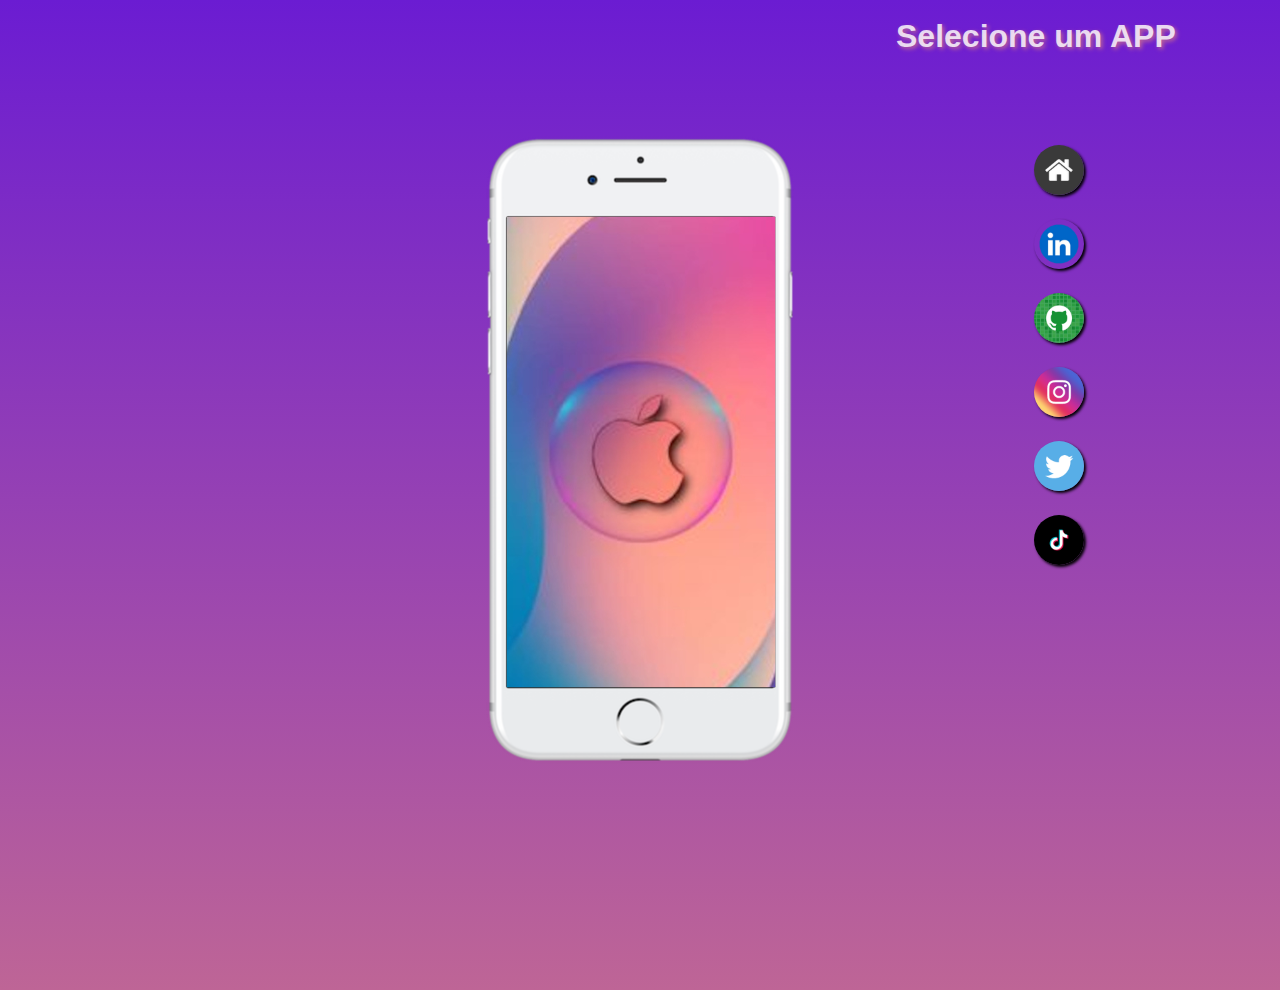
<file: index.html>
<!DOCTYPE html>
<html lang="pt-br">
<head>
    <meta charset="UTF-8">
    <meta name="viewport" content="width=device-width, initial-scale=1.0">
    <link rel="shortcut icon" href="favicon.ico" type="image/x-icon">
    <link rel="stylesheet" href="estilos/style.css">
    <title>Projeto Redes Sociais</title>
</head>
<body>
    <h1>Selecione um APP</h1>
    <main>
        <section id="telefone">
            <iframe src="home.html" name="tela" id=tela frameborder="0">Seu navegador não é compatível com esse recurso.</iframe>
        </section>
        <section id="redes-sociais">
            <a href="home.html" target="tela"><img src="imagens/logo-home.jpg" alt="HOME"></a><br>
            <a href="linkedin.html" target="tela"><img src="imagens/linkedin-icon.png" alt="Youtube"></a><br>
            <a href="github.html" target="tela"><img src="imagens/logo-github.jpg" alt="Github"></a><br>
            <a href="instagram.html" target="tela"><img src="imagens/logo-instagram.jpg" alt="Instagram"></a><br>
            <a href="twitter.html" target="tela"><img src="imagens/logo-twitter.jpg" alt="Twitter"></a><br>
            <a href="tiktok.html" target="tela"><img src="imagens/tiktok-icon.png" alt="TikTok"></a><br>
        </section>
    </main>
</body>
</html>
</file>
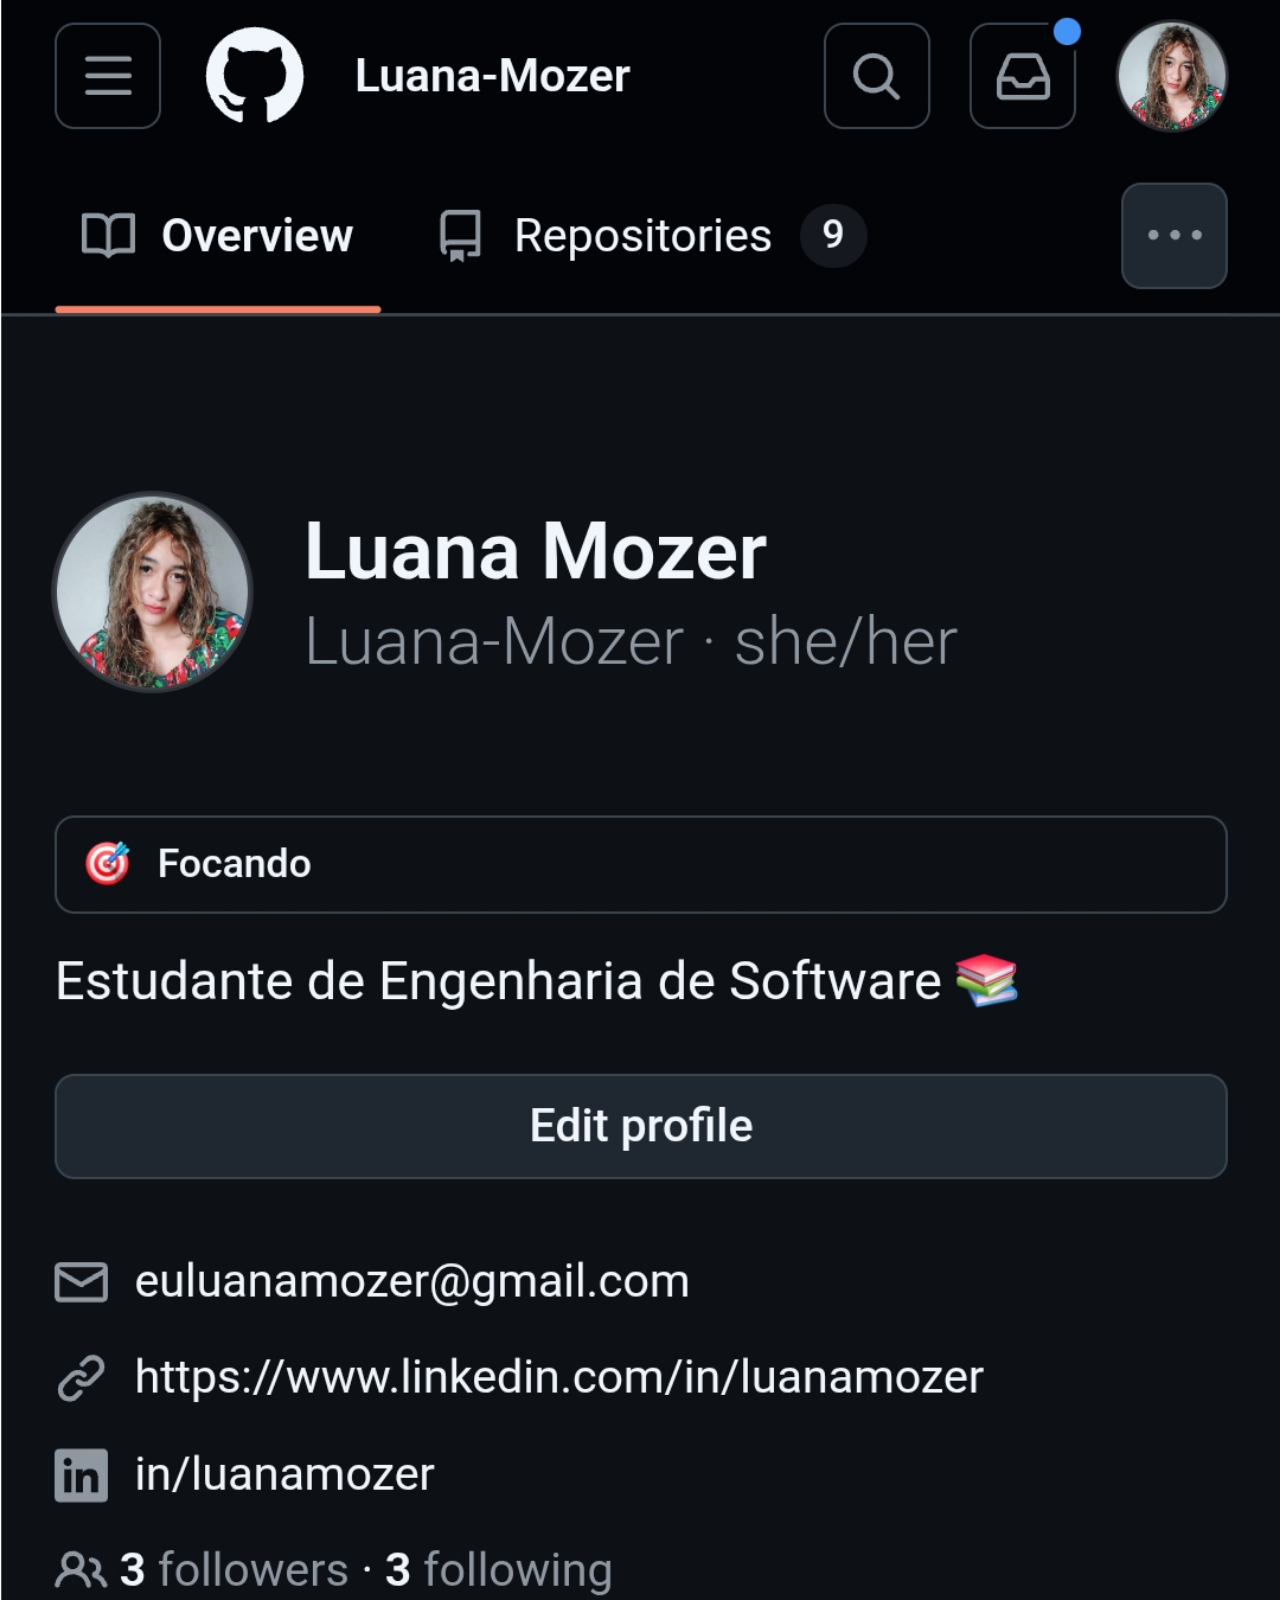
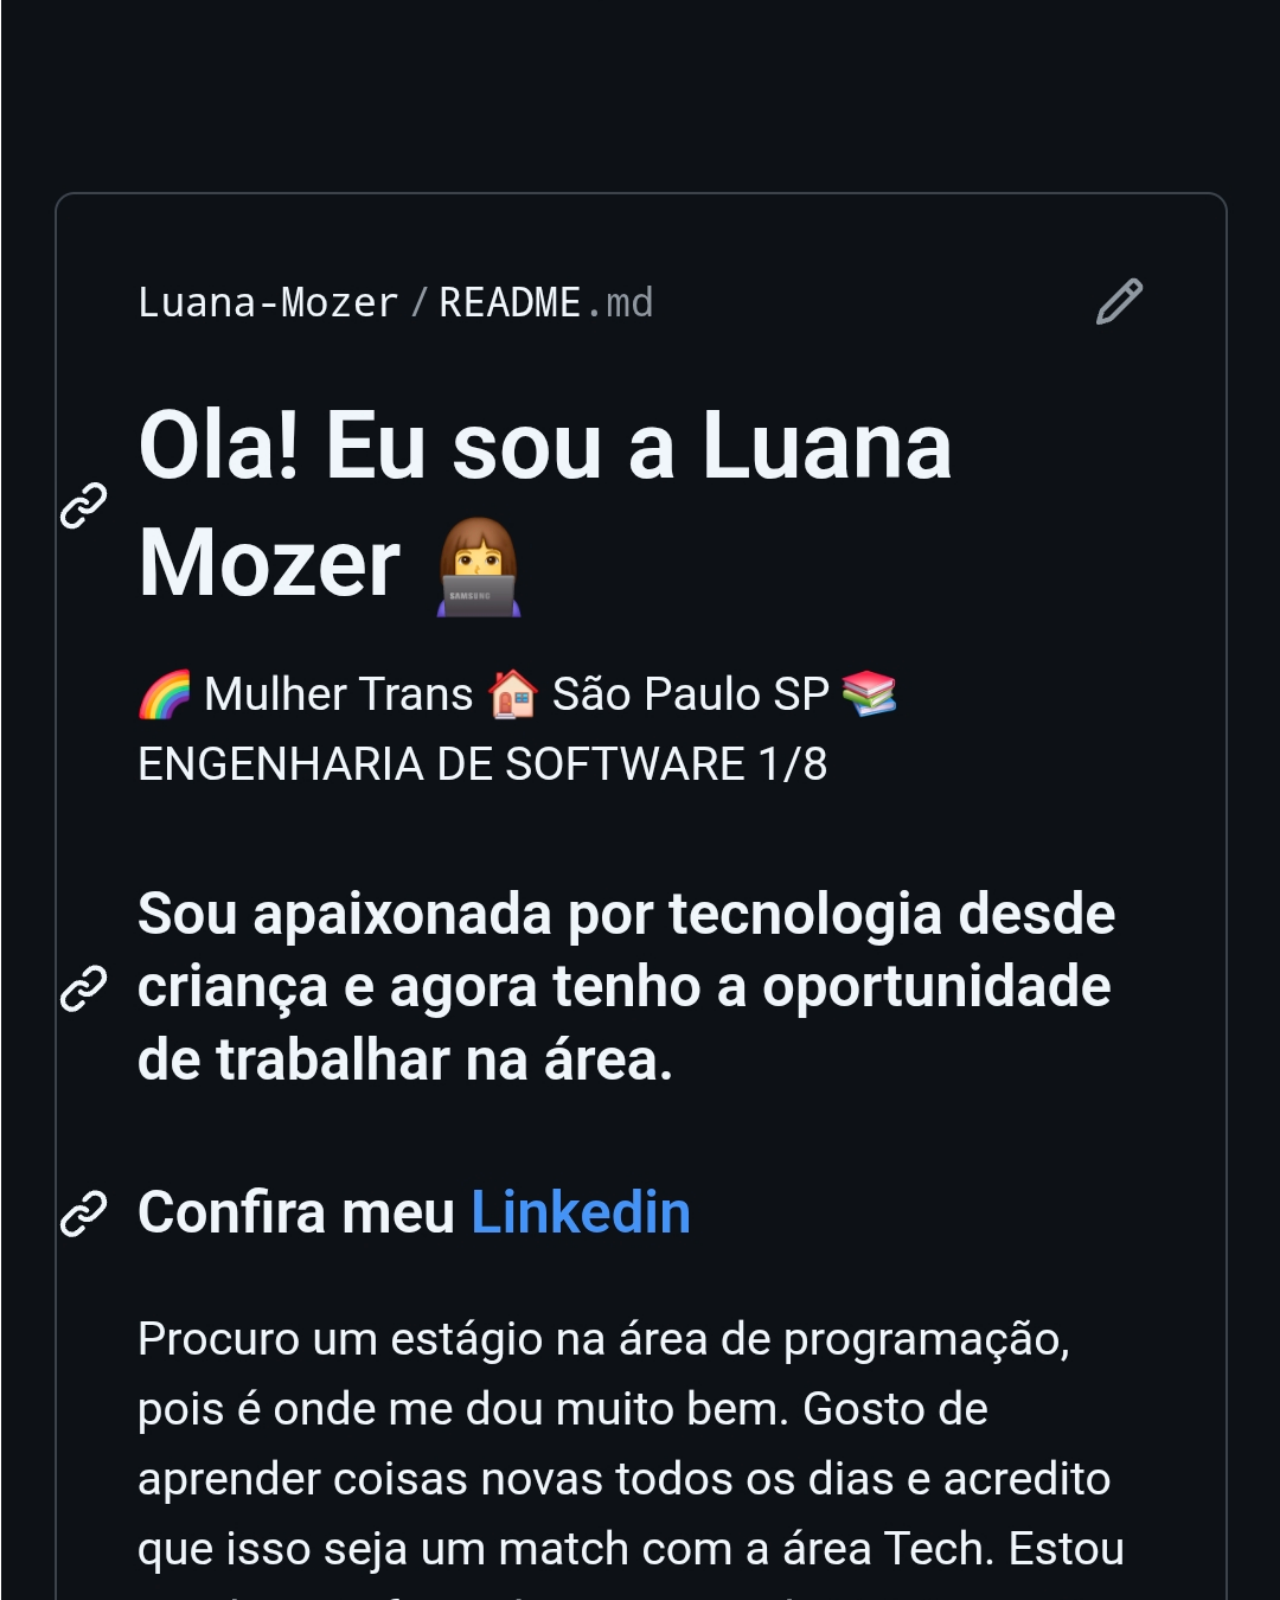
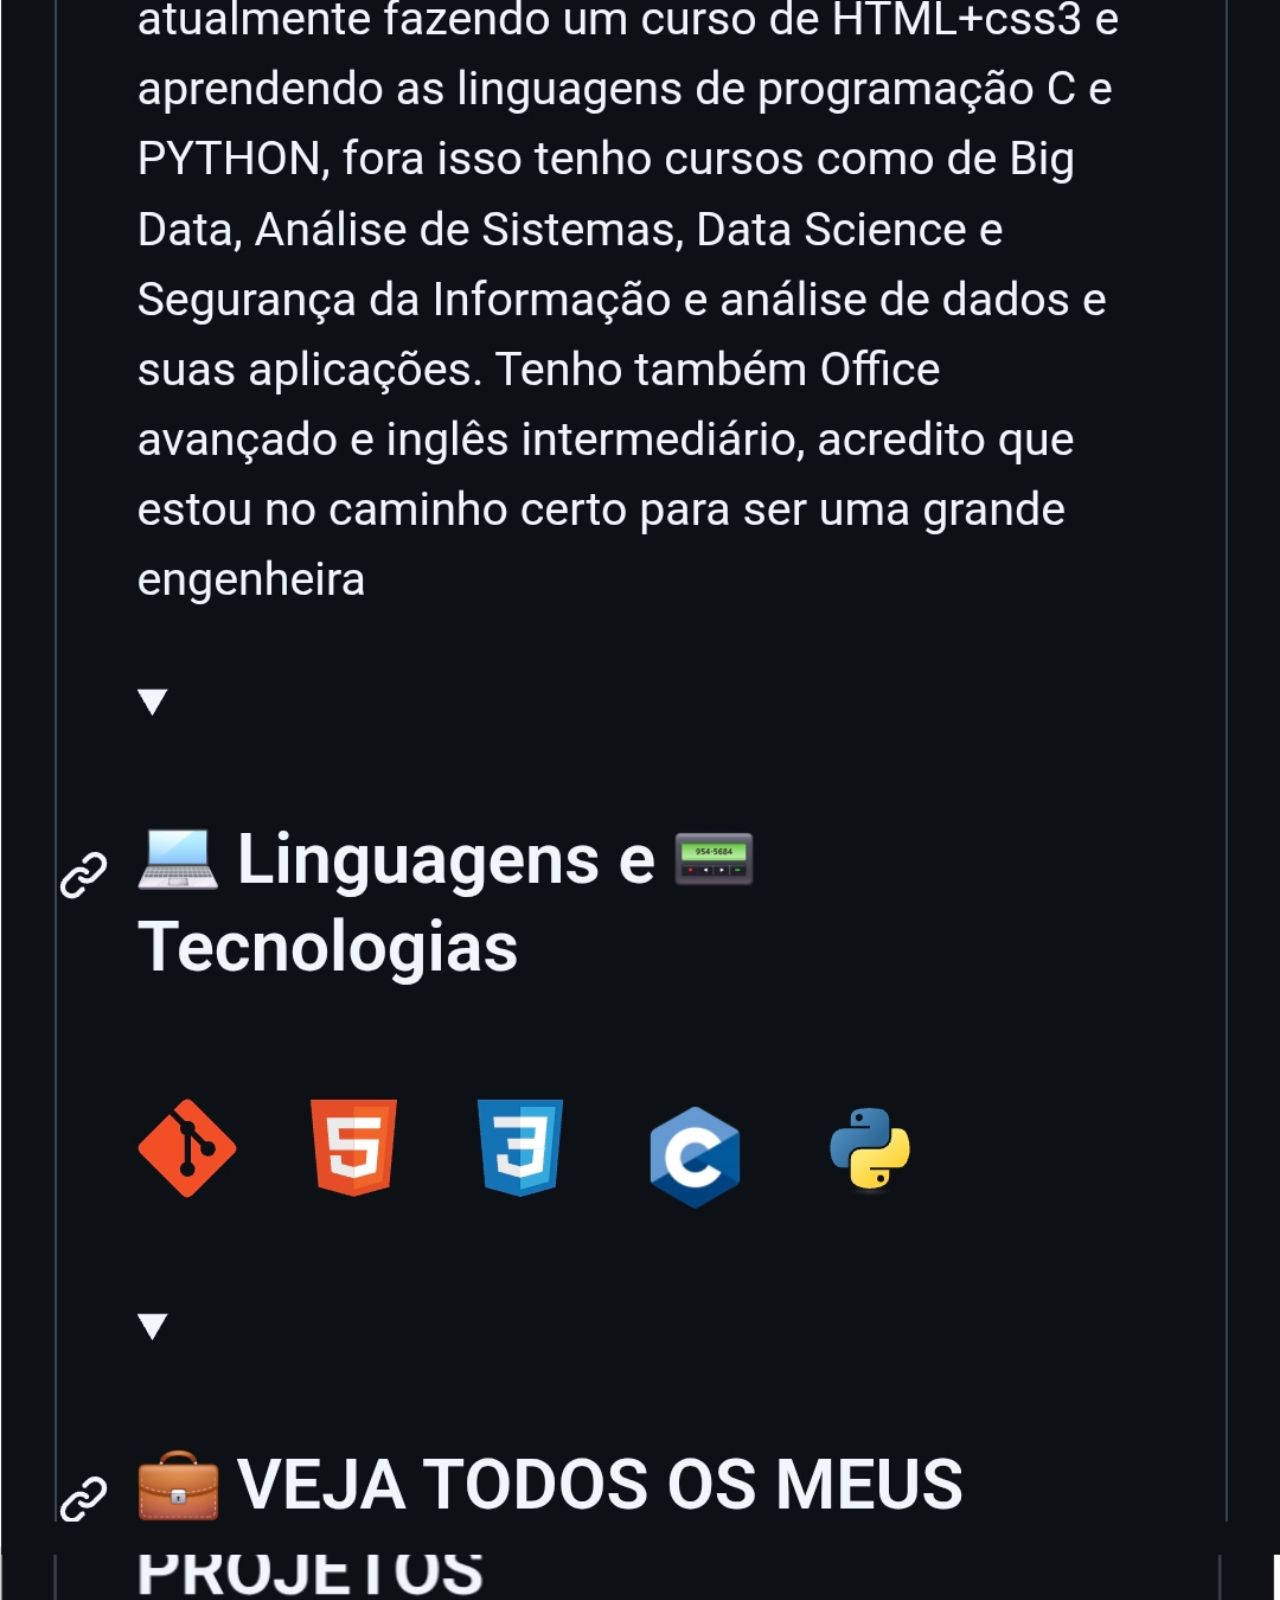
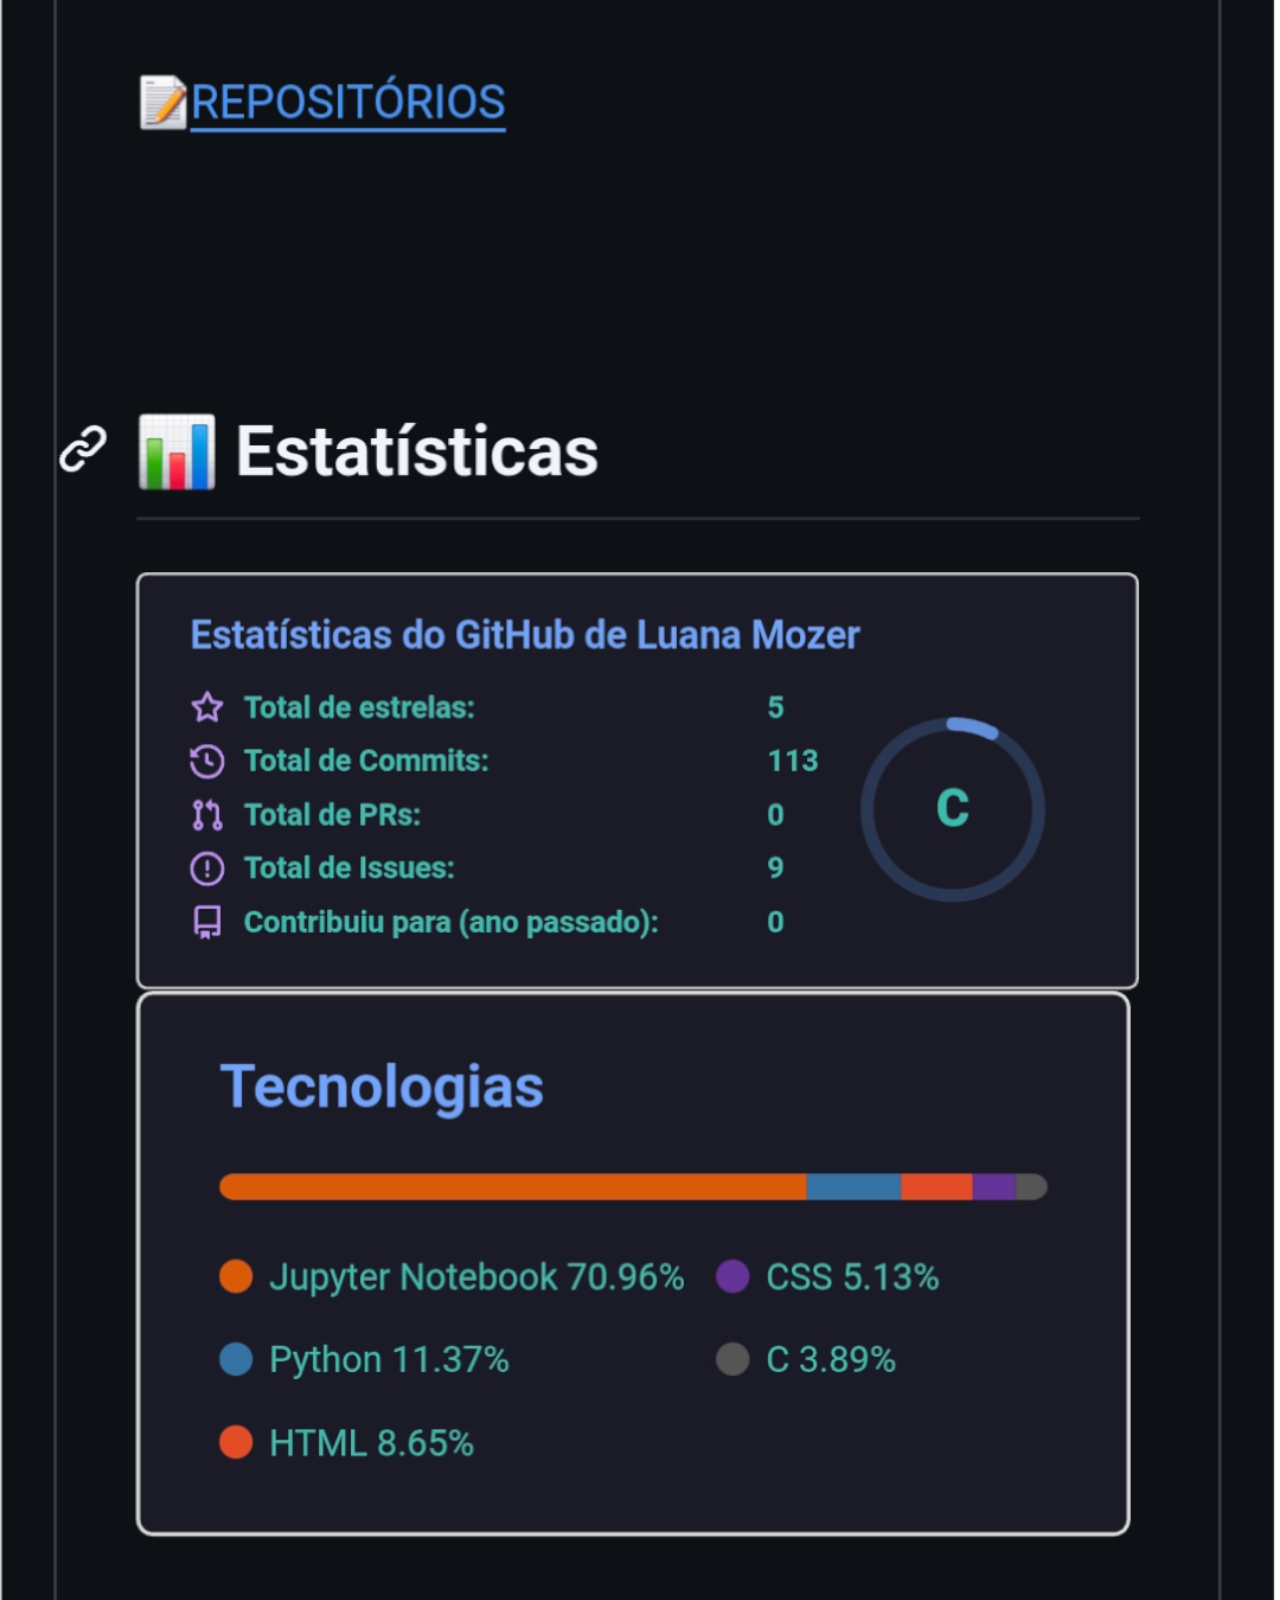
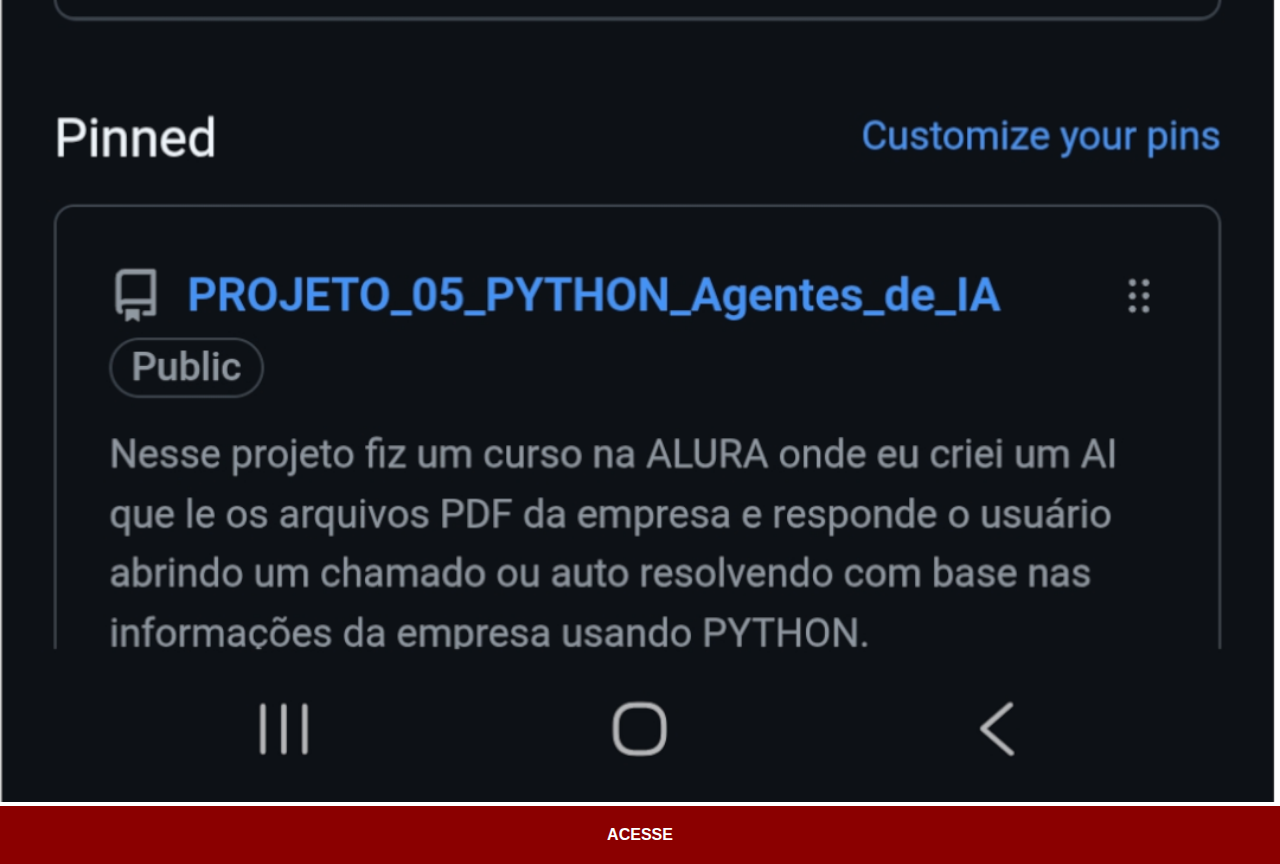
<file: github.html>
<!DOCTYPE html>
<html lang="pt-br">
<head>
    <meta charset="UTF-8">
    <meta name="viewport" content="width=device-width, initial-scale=1.0">
    <title>github</title>
    <link rel="stylesheet" href="estilos/config.css">
</head>
<body>
    <img src="imagens/github.png" alt="Github"><a href="https://github.com/Luana-Mozer" target="_blank">ACESSE</a>
    
</body>
</html>
</file>
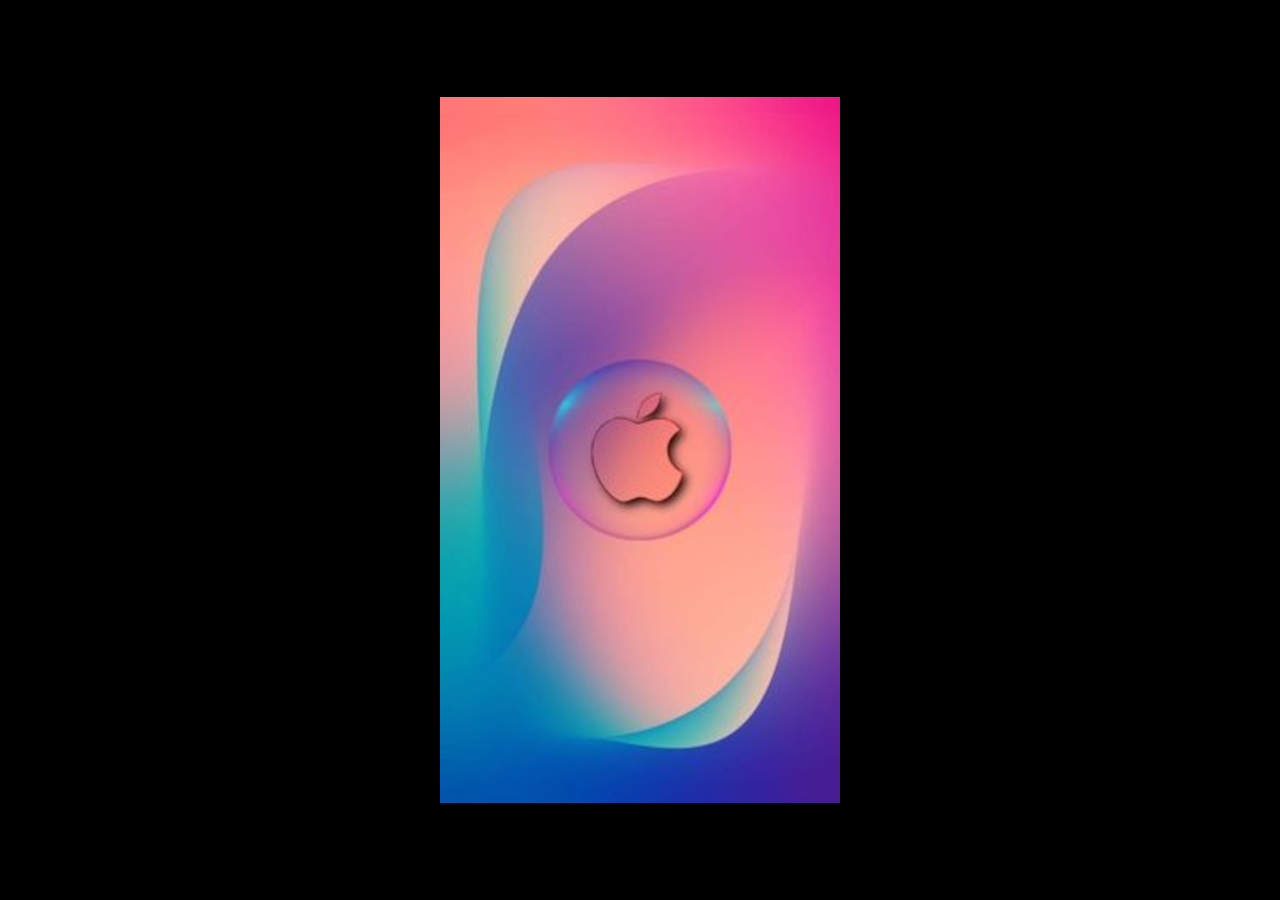
<file: home.html>
<!DOCTYPE html>
<html lang="pt-br">
<head>
    <meta charset="UTF-8">
    <meta name="viewport" content="width=device-width, initial-scale=1.0">
    <title>Home</title>
</head>
<style>
   *{
        padding: 0;
        margin: 0;
   } 
   body {
    height: 100vh;
    width: 100vw;
    background:black url("imagens/celular-home.jpg") no-repeat center;
   }
</style>
<body>
    
</body>
</html>
</file>
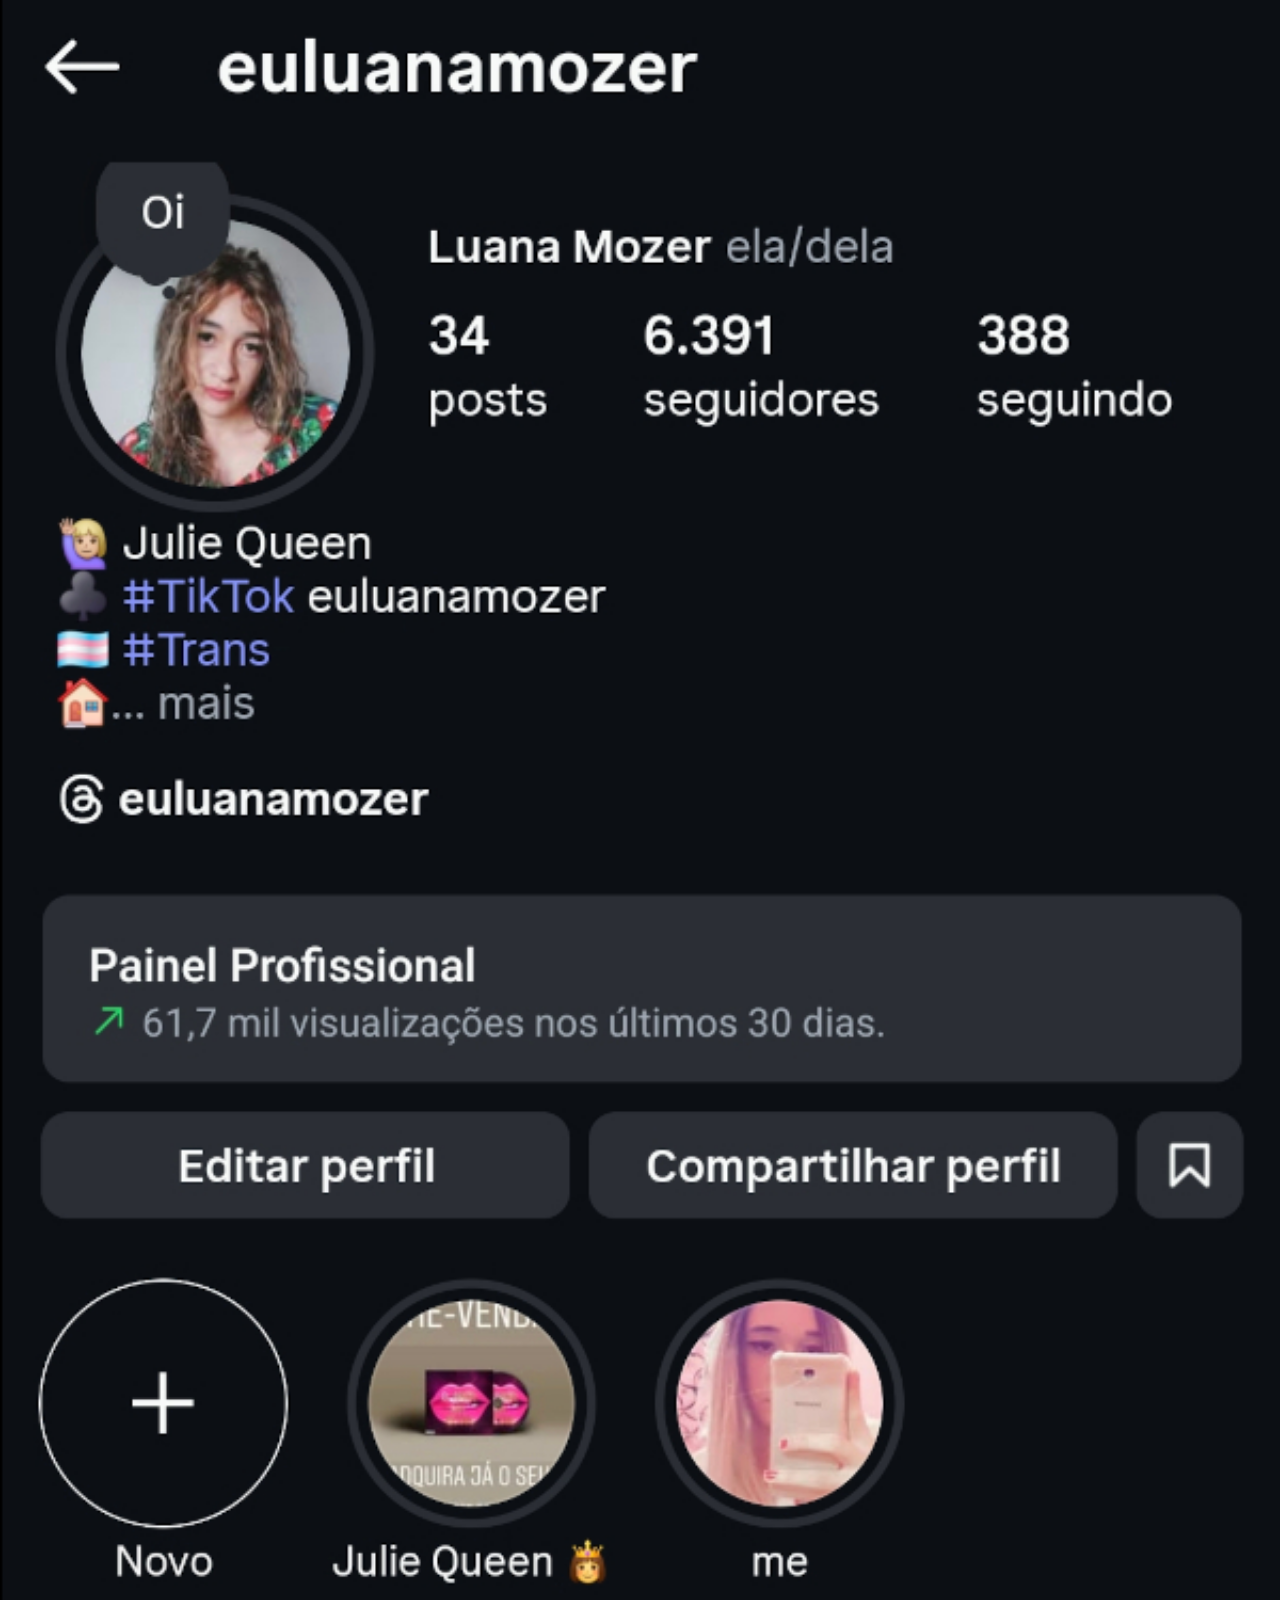
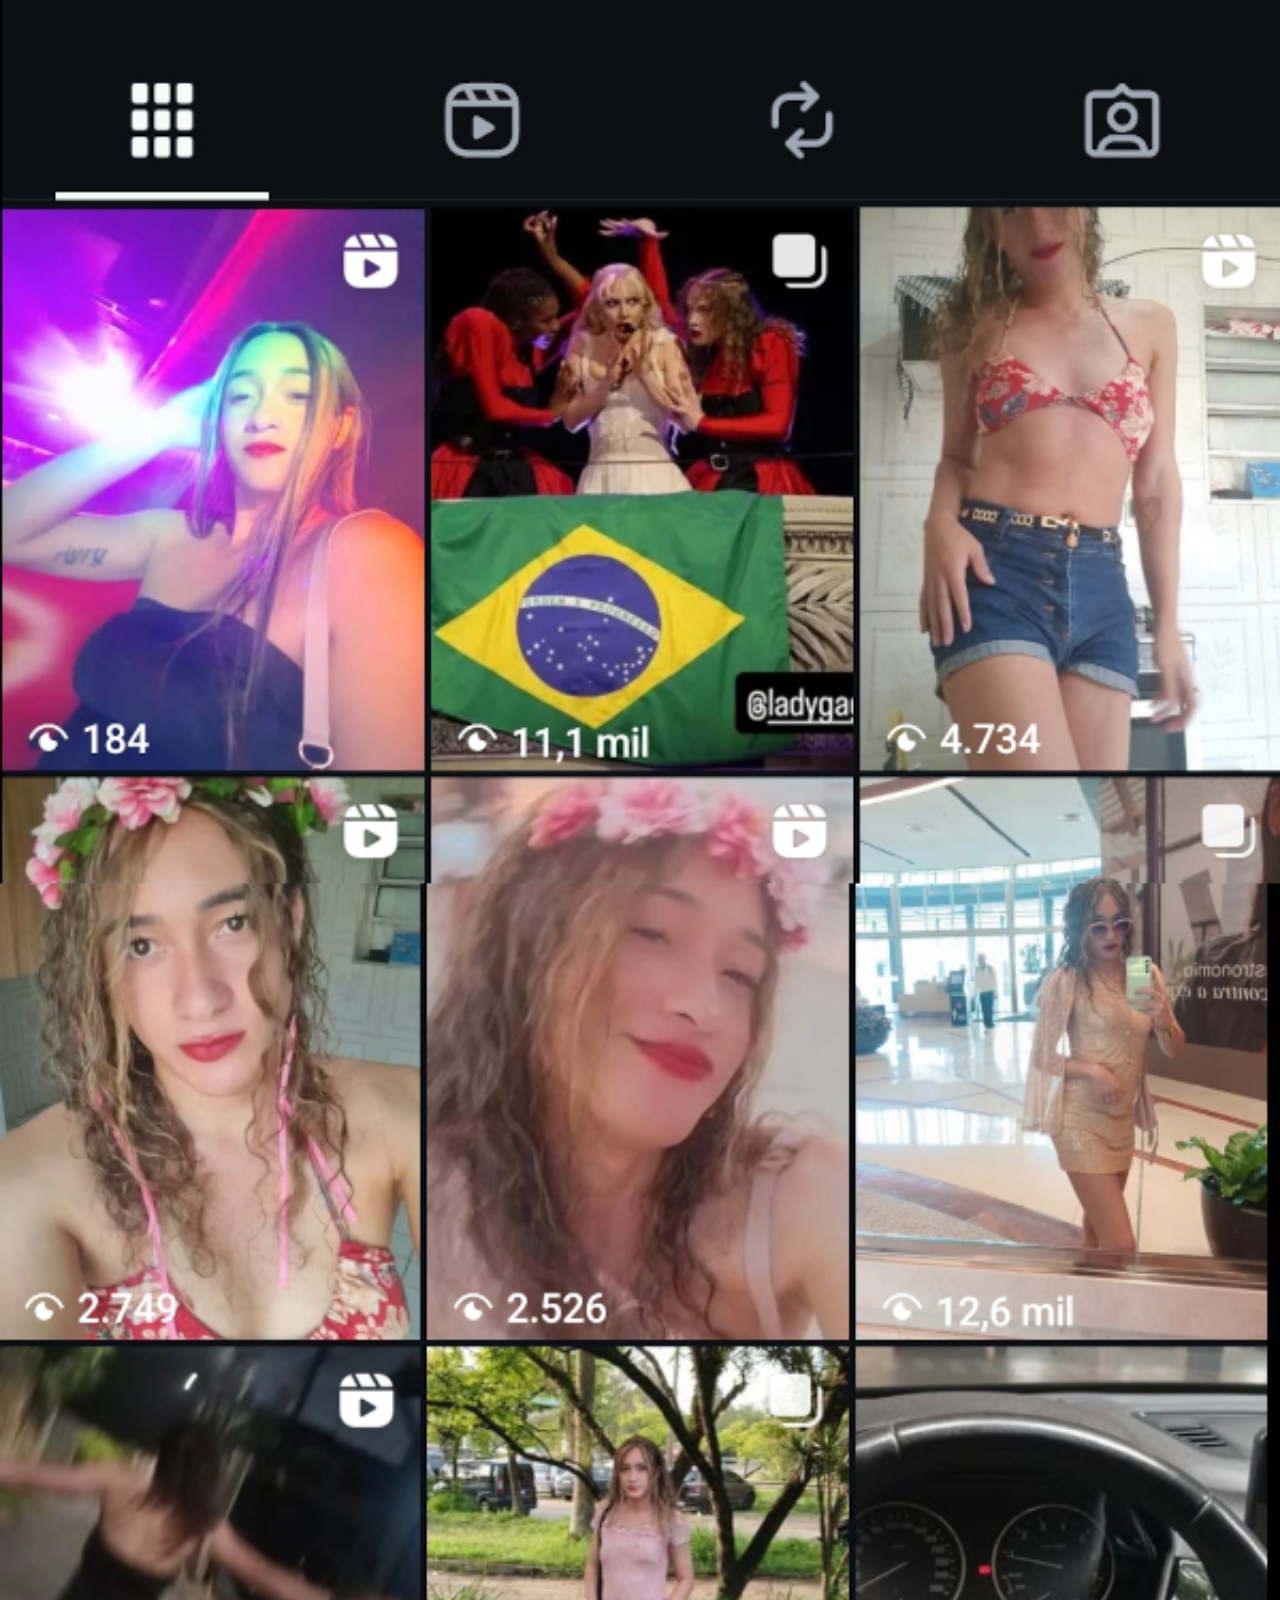
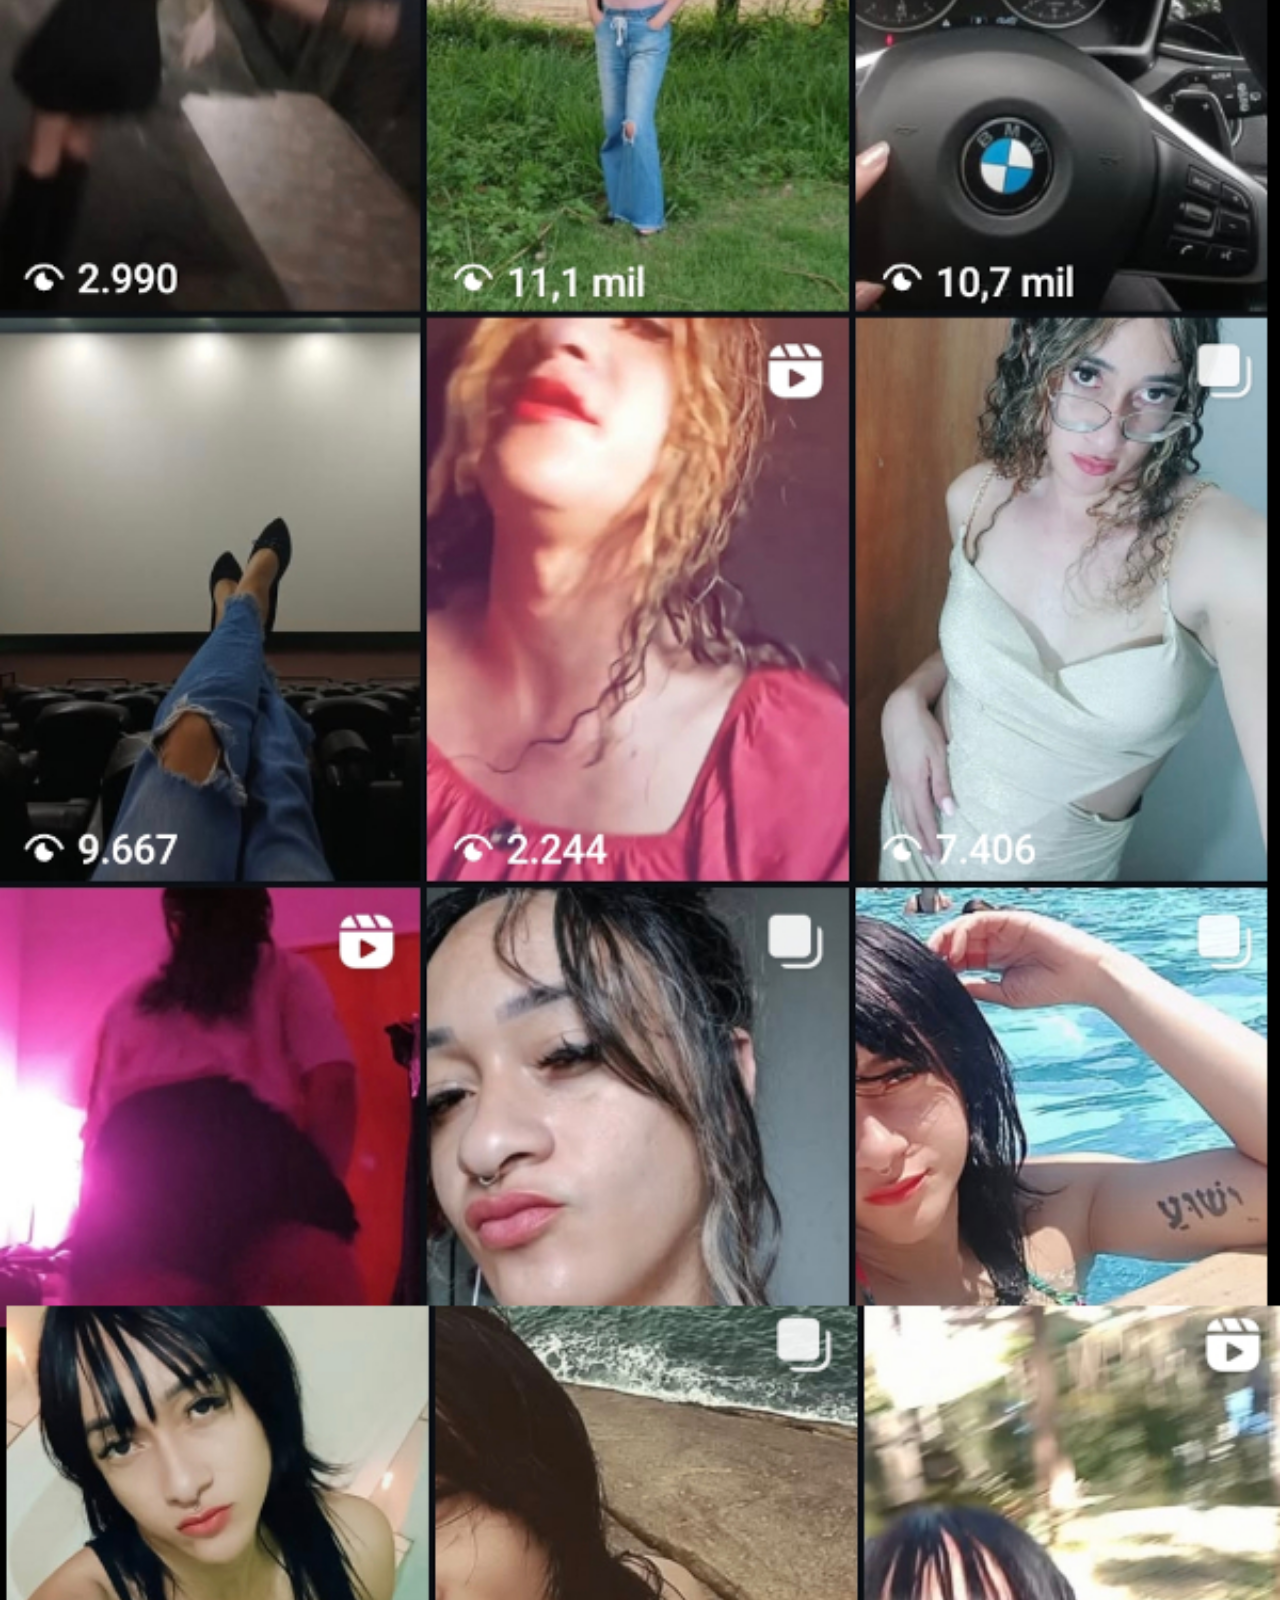
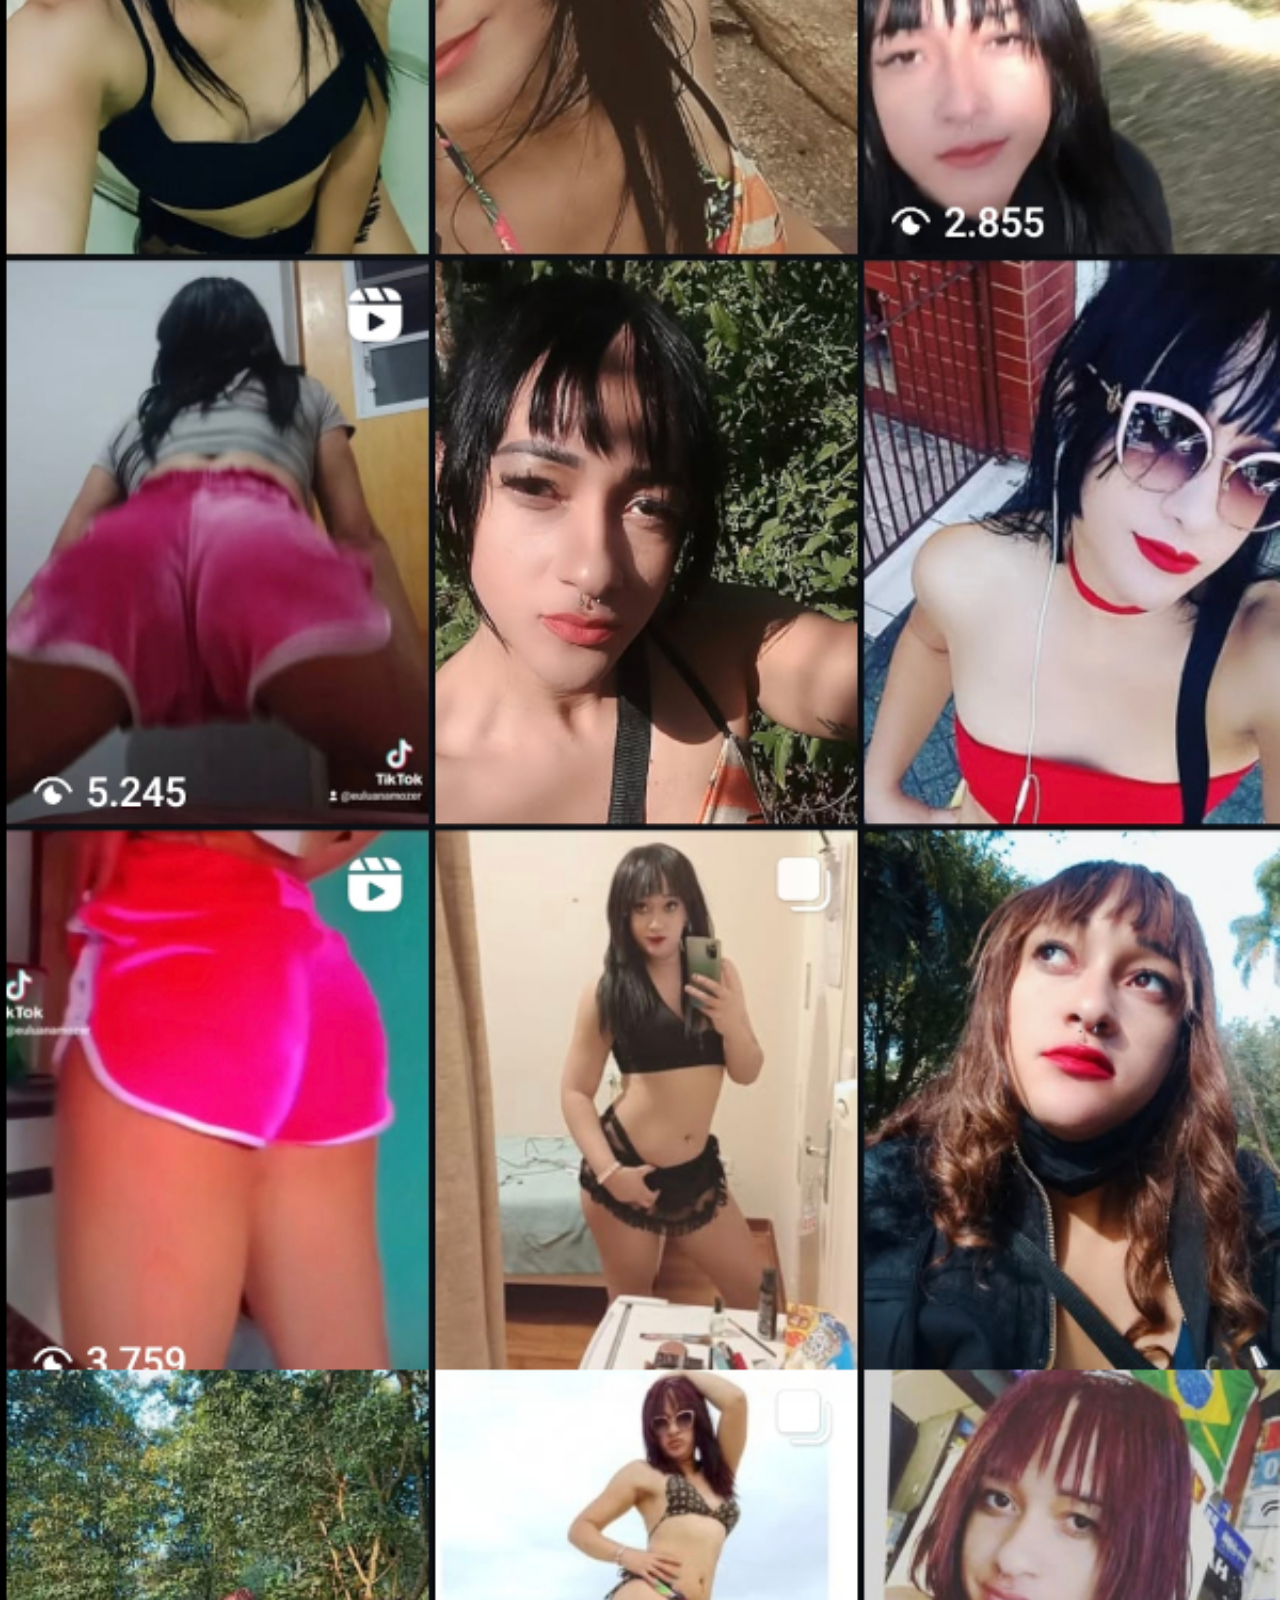
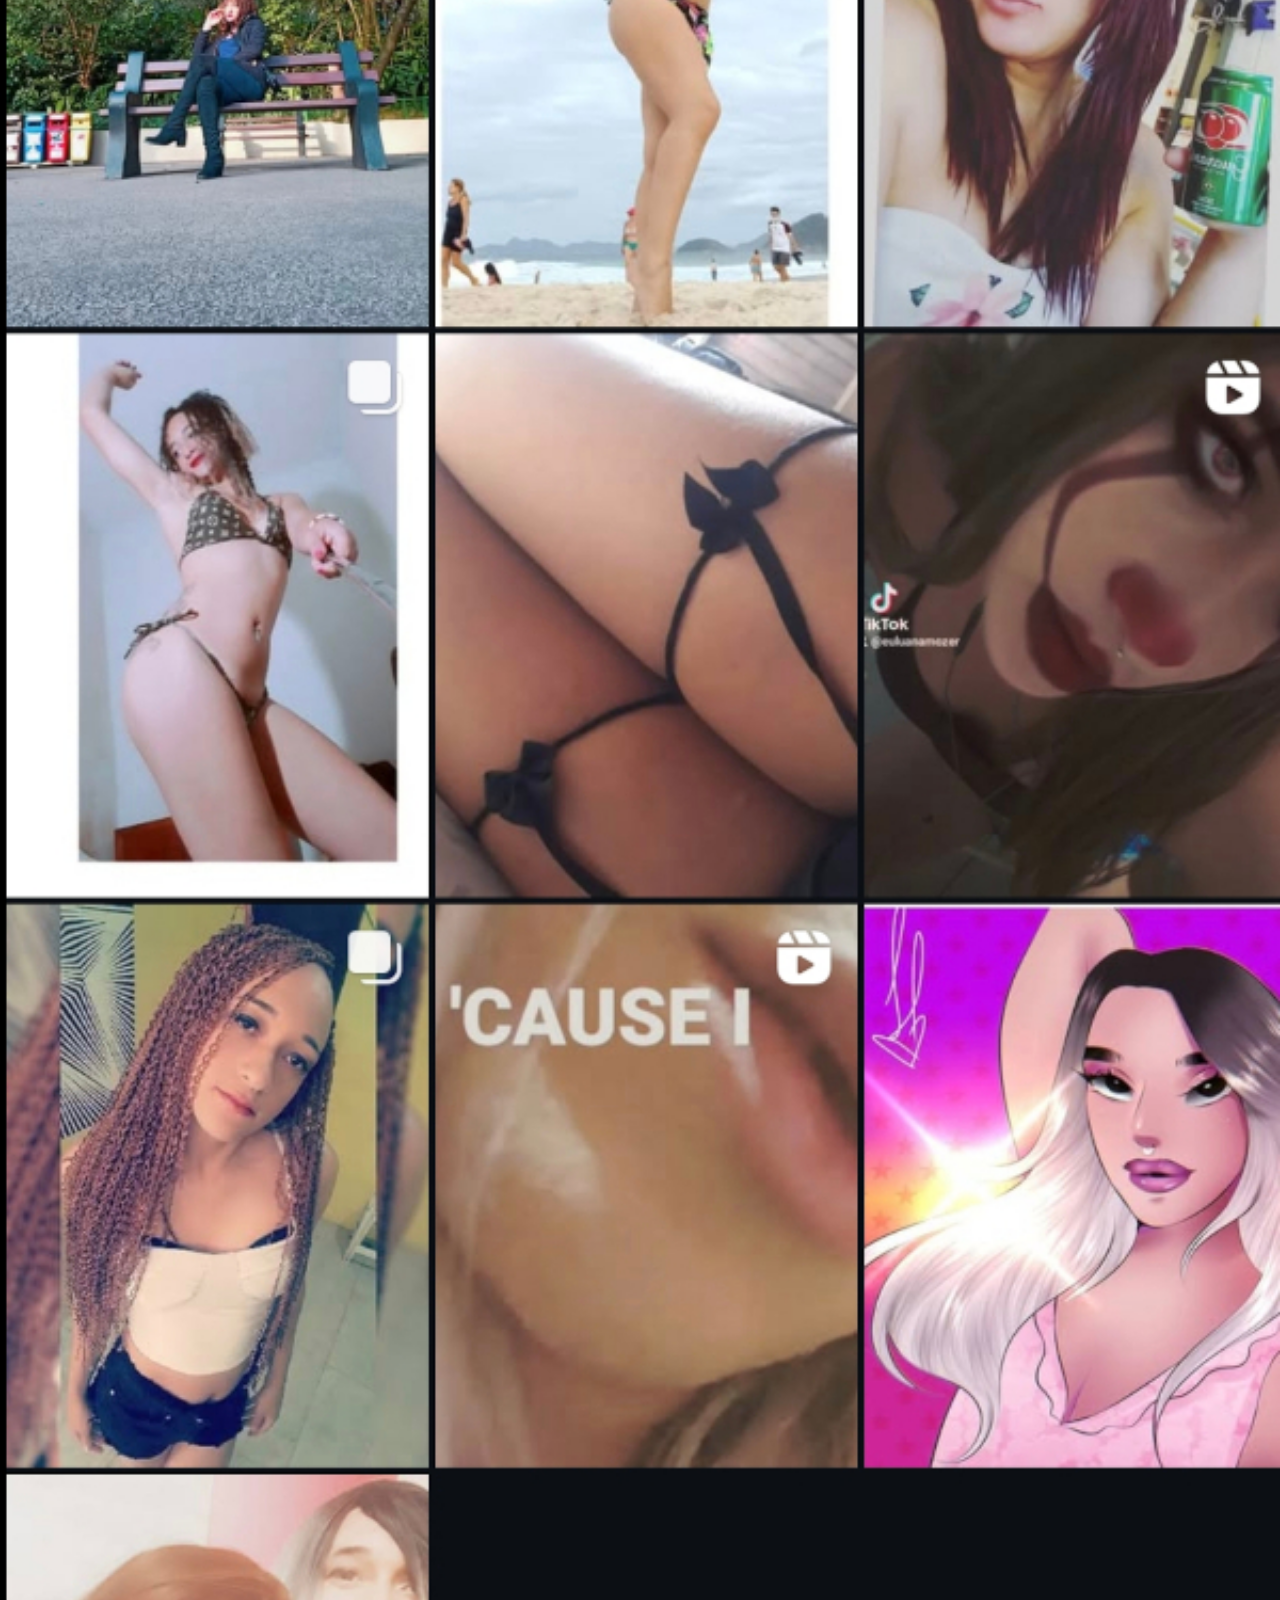
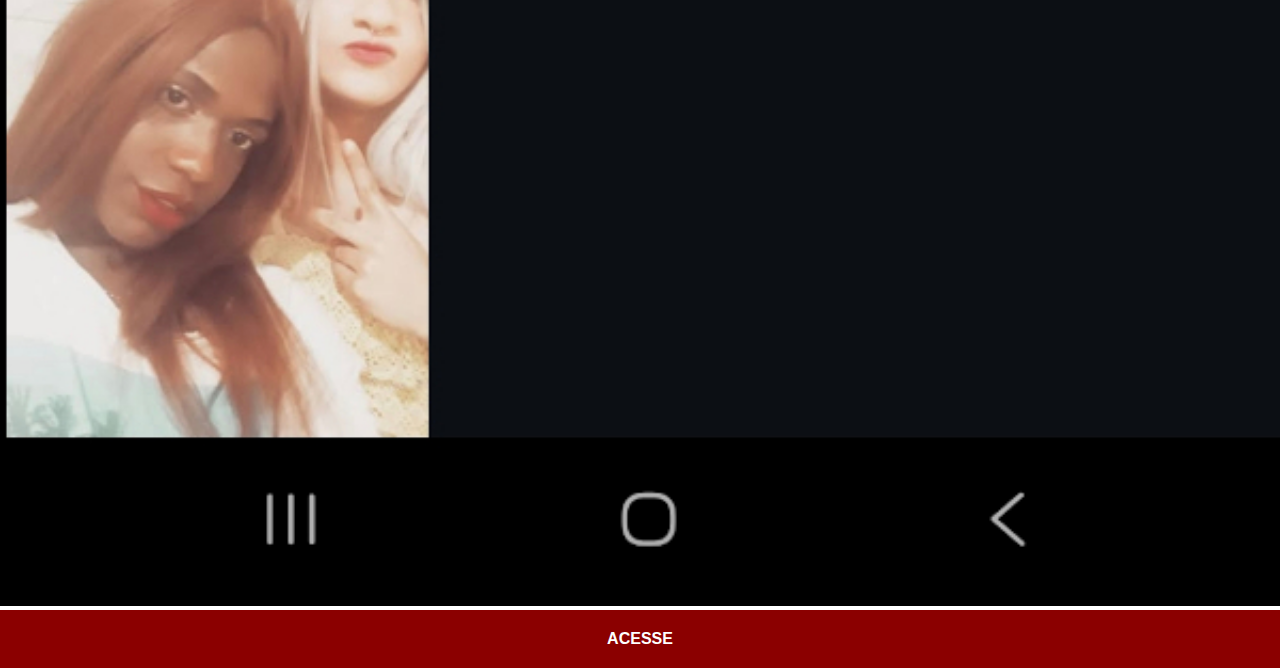
<file: instagram.html>
<!DOCTYPE html>
<html lang="pt-br">
<head>
    <meta charset="UTF-8">
    <meta name="viewport" content="width=device-width, initial-scale=1.0">
    <title>Instagram</title>
    <link rel="stylesheet" href="estilos/config.css">
</head>
<body>
    <img src="imagens/Instagram.jpg" alt="Instagram"><a href="https://www.instagram.com/euluanamozer/" target="_blank">ACESSE</a>
    
</body>
</html>
</file>
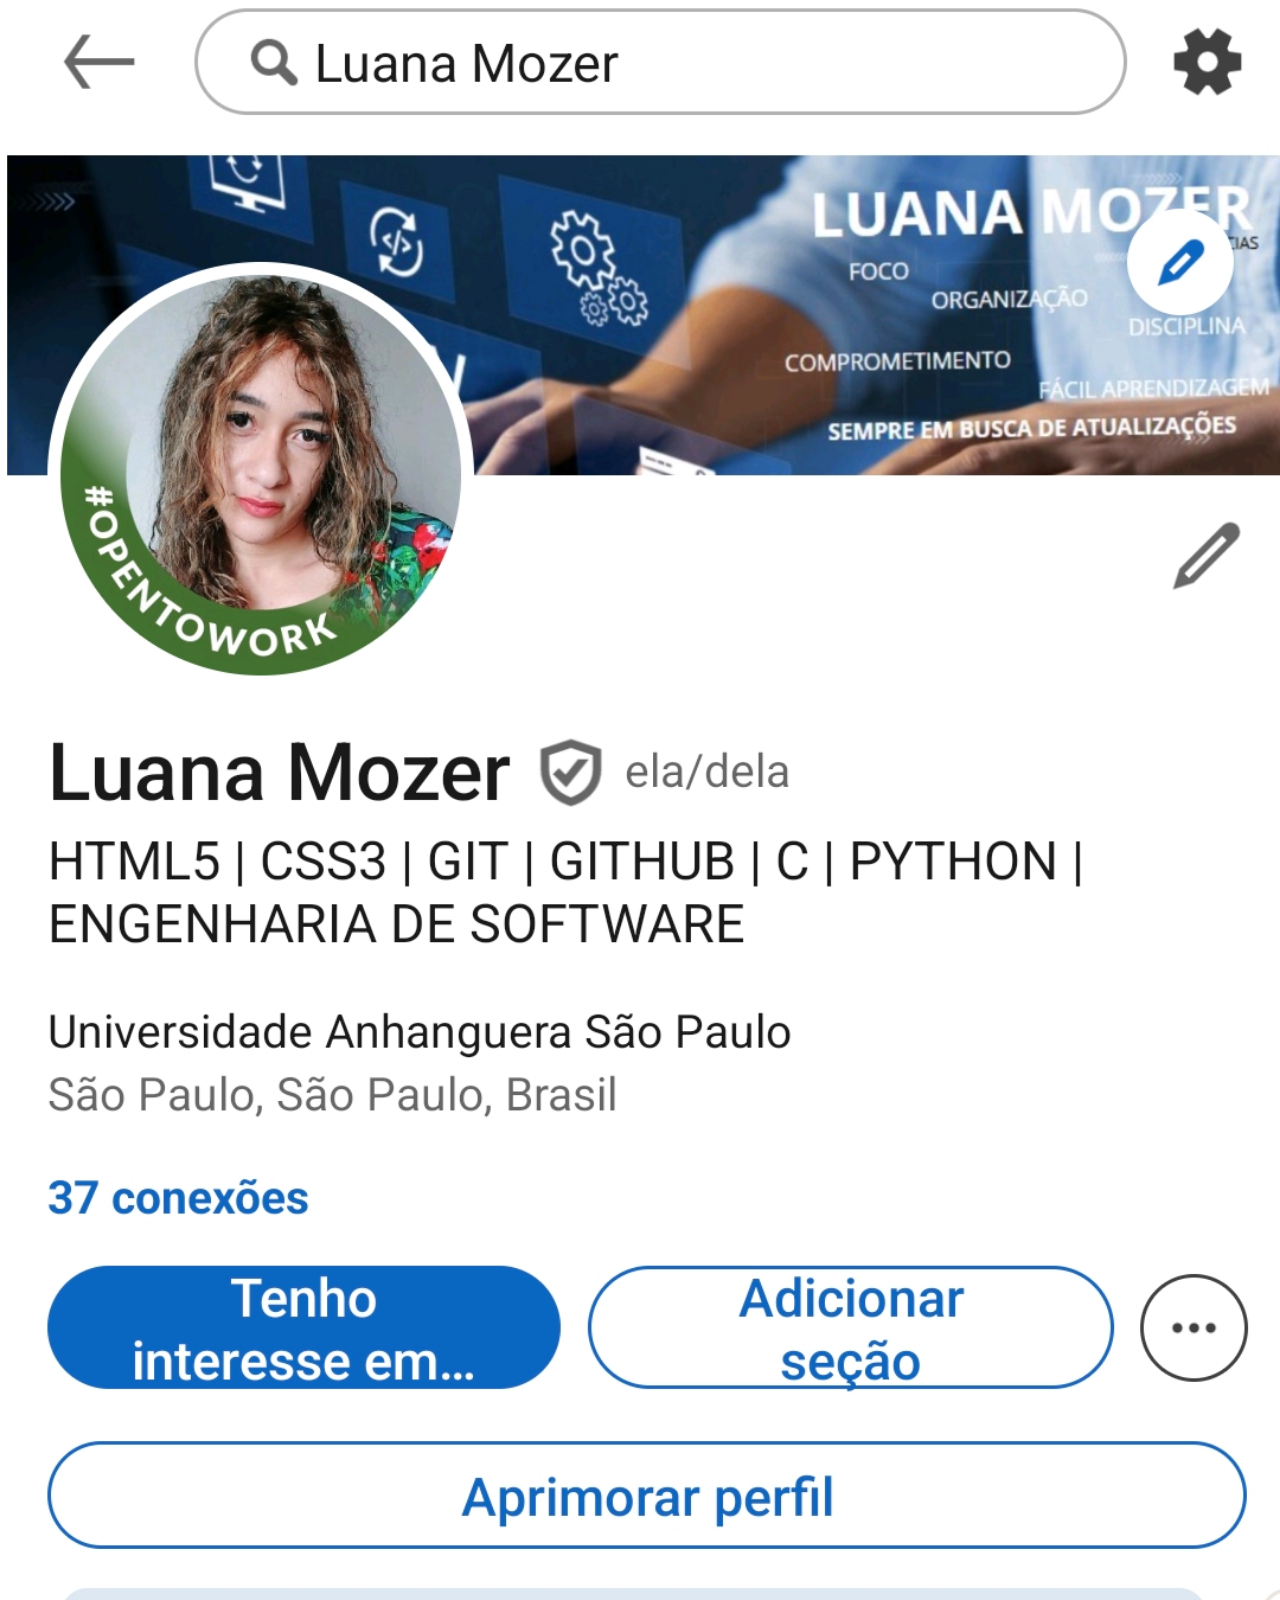
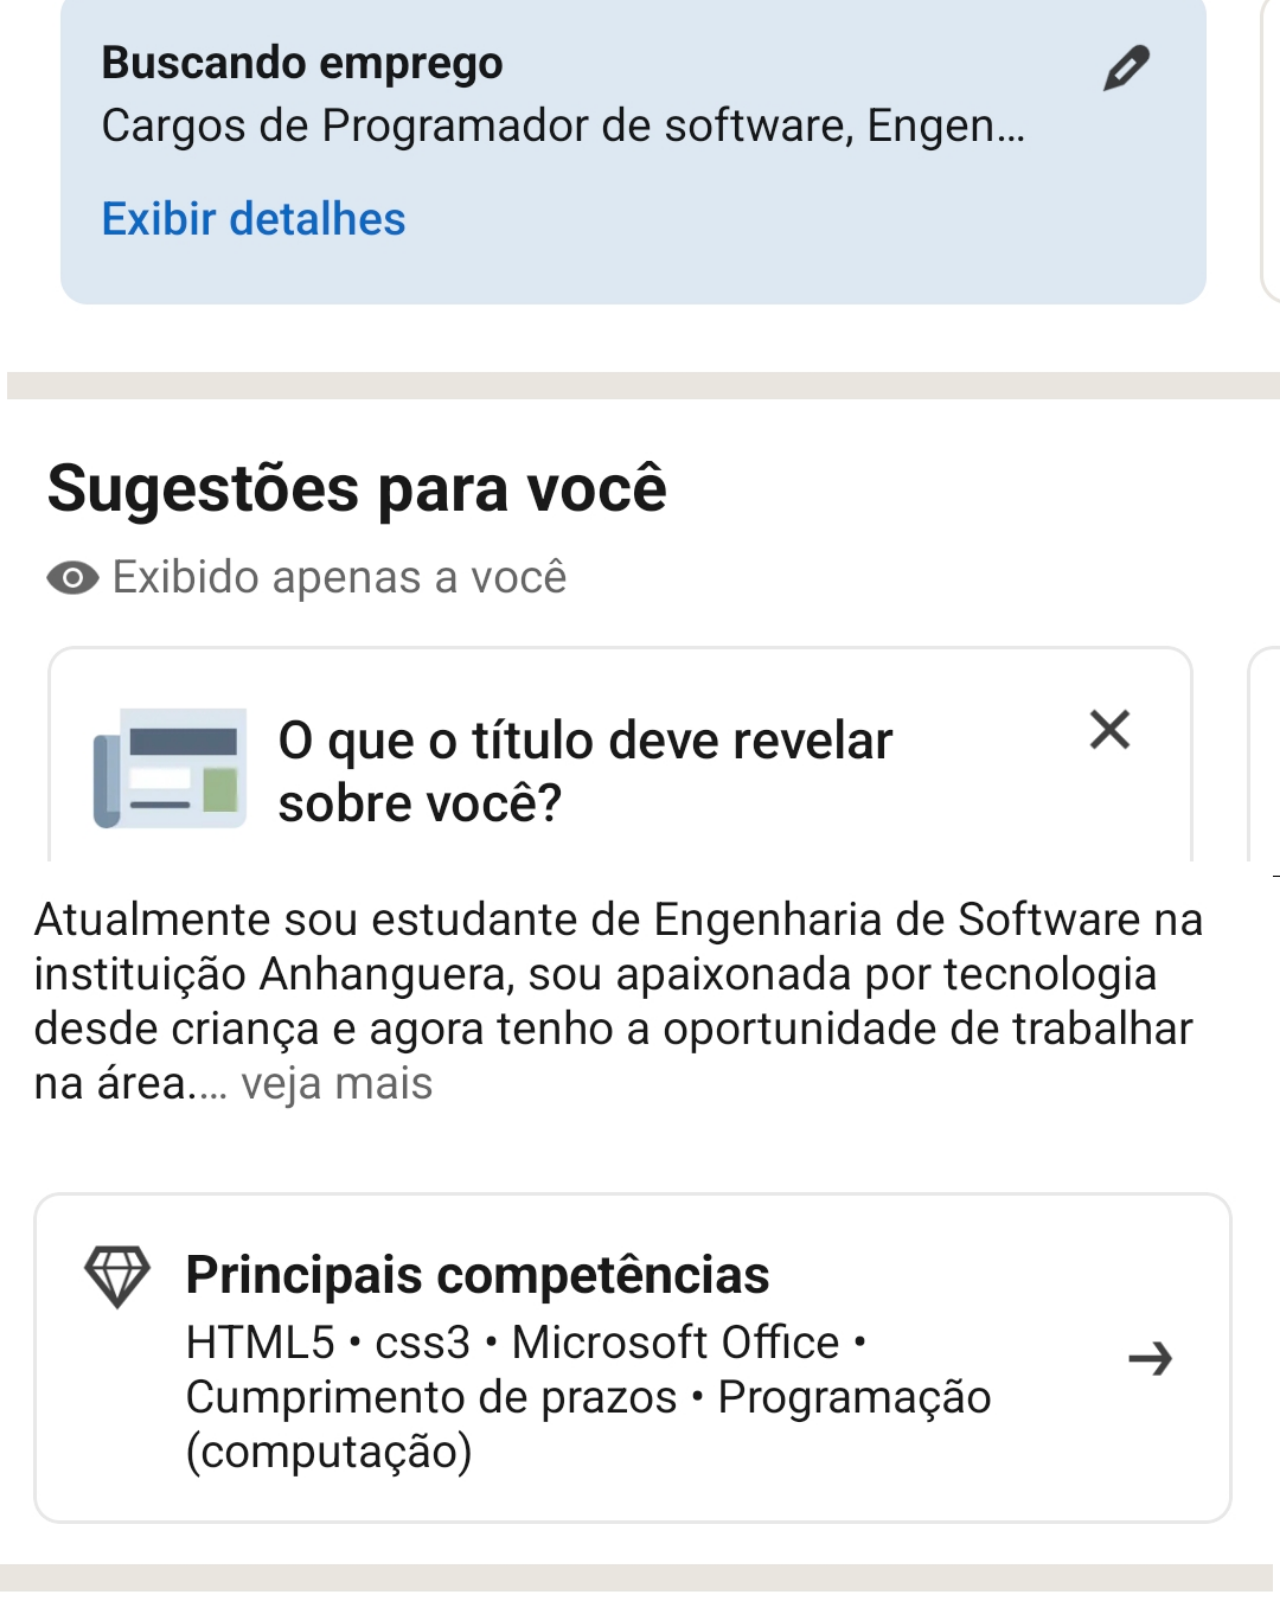
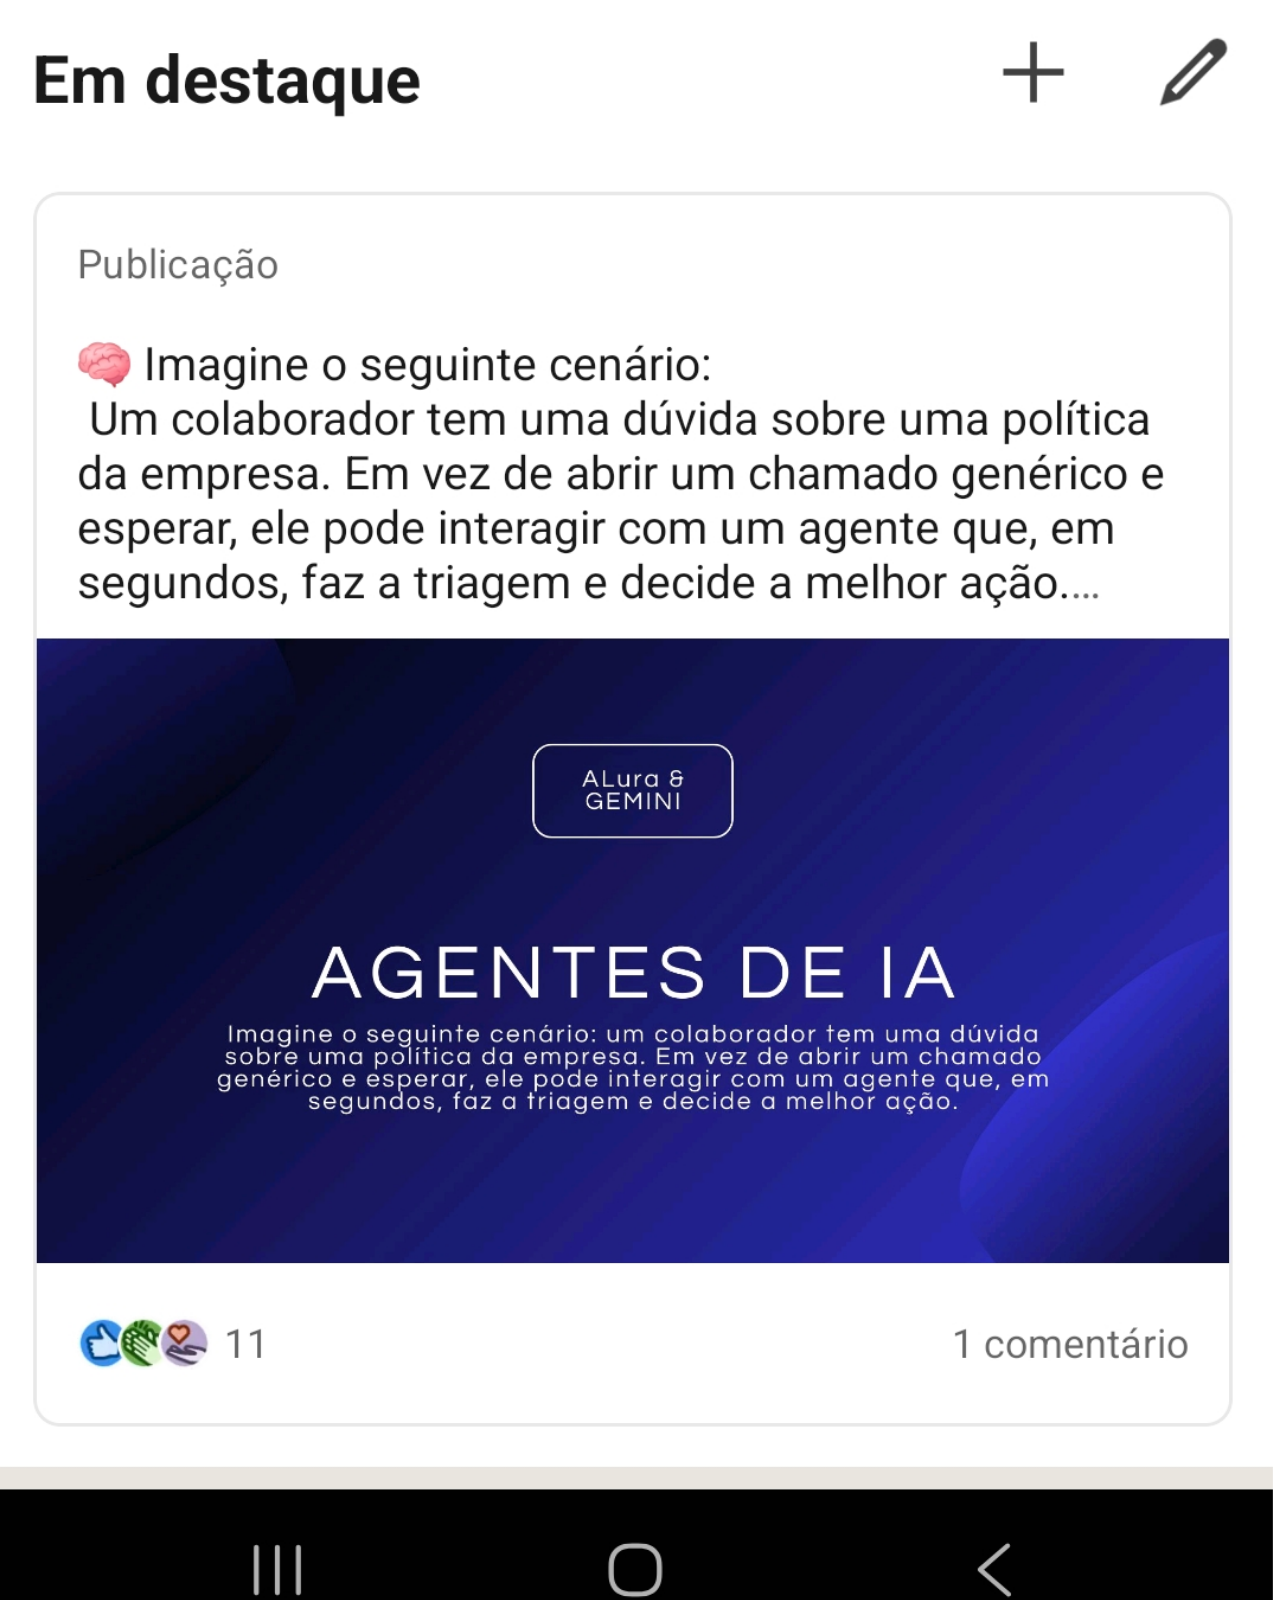
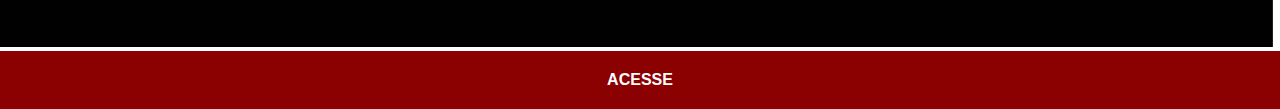
<file: linkedin.html>
<!DOCTYPE html>
<html lang="pt-br">
<head>
    <meta charset="UTF-8">
    <meta name="viewport" content="width=device-width, initial-scale=1.0">
    <title>Linkedin</title>
    <link rel="stylesheet" href="estilos/config.css">
</head>
<body>
    <img src="imagens/linkedin.png" alt="Youtube"><a href="https://www.linkedin.com/in/luanamozer/" target="_blank">ACESSE</a>
    
</body>
</html>
</file>
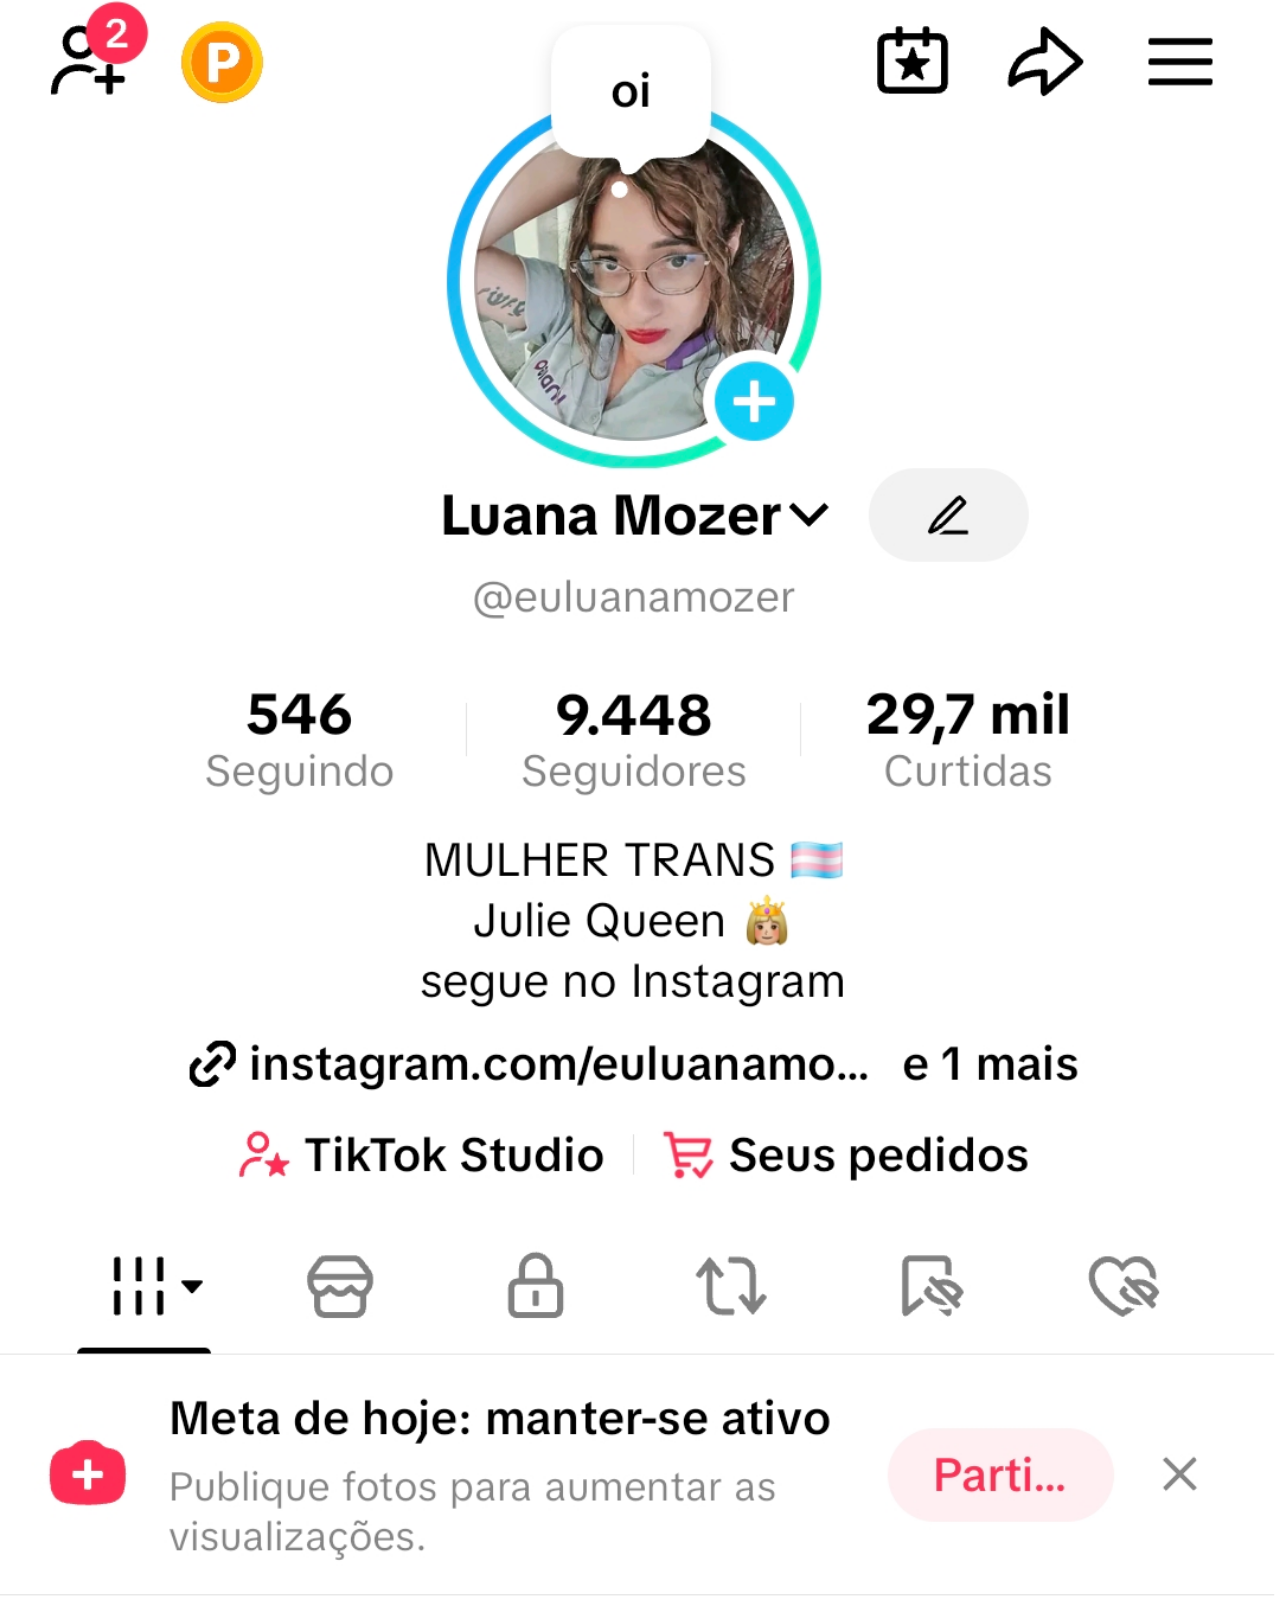
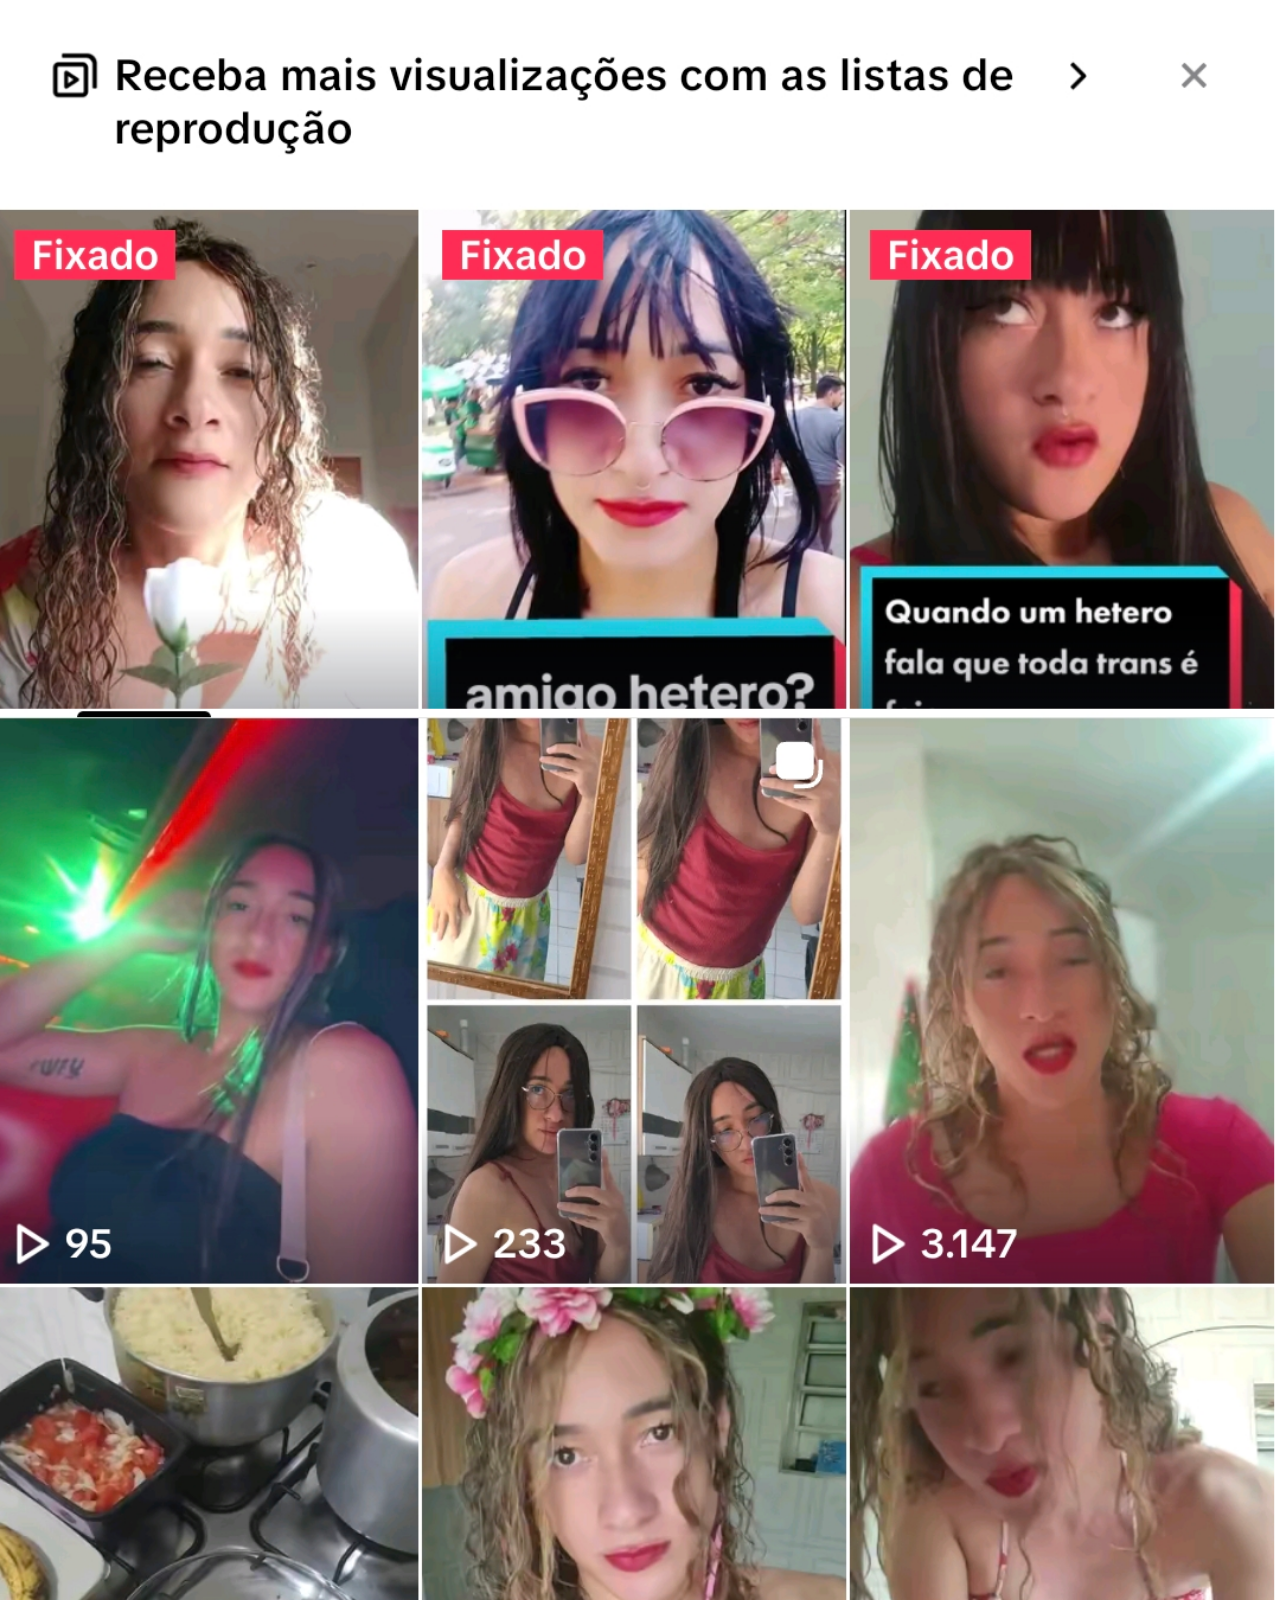
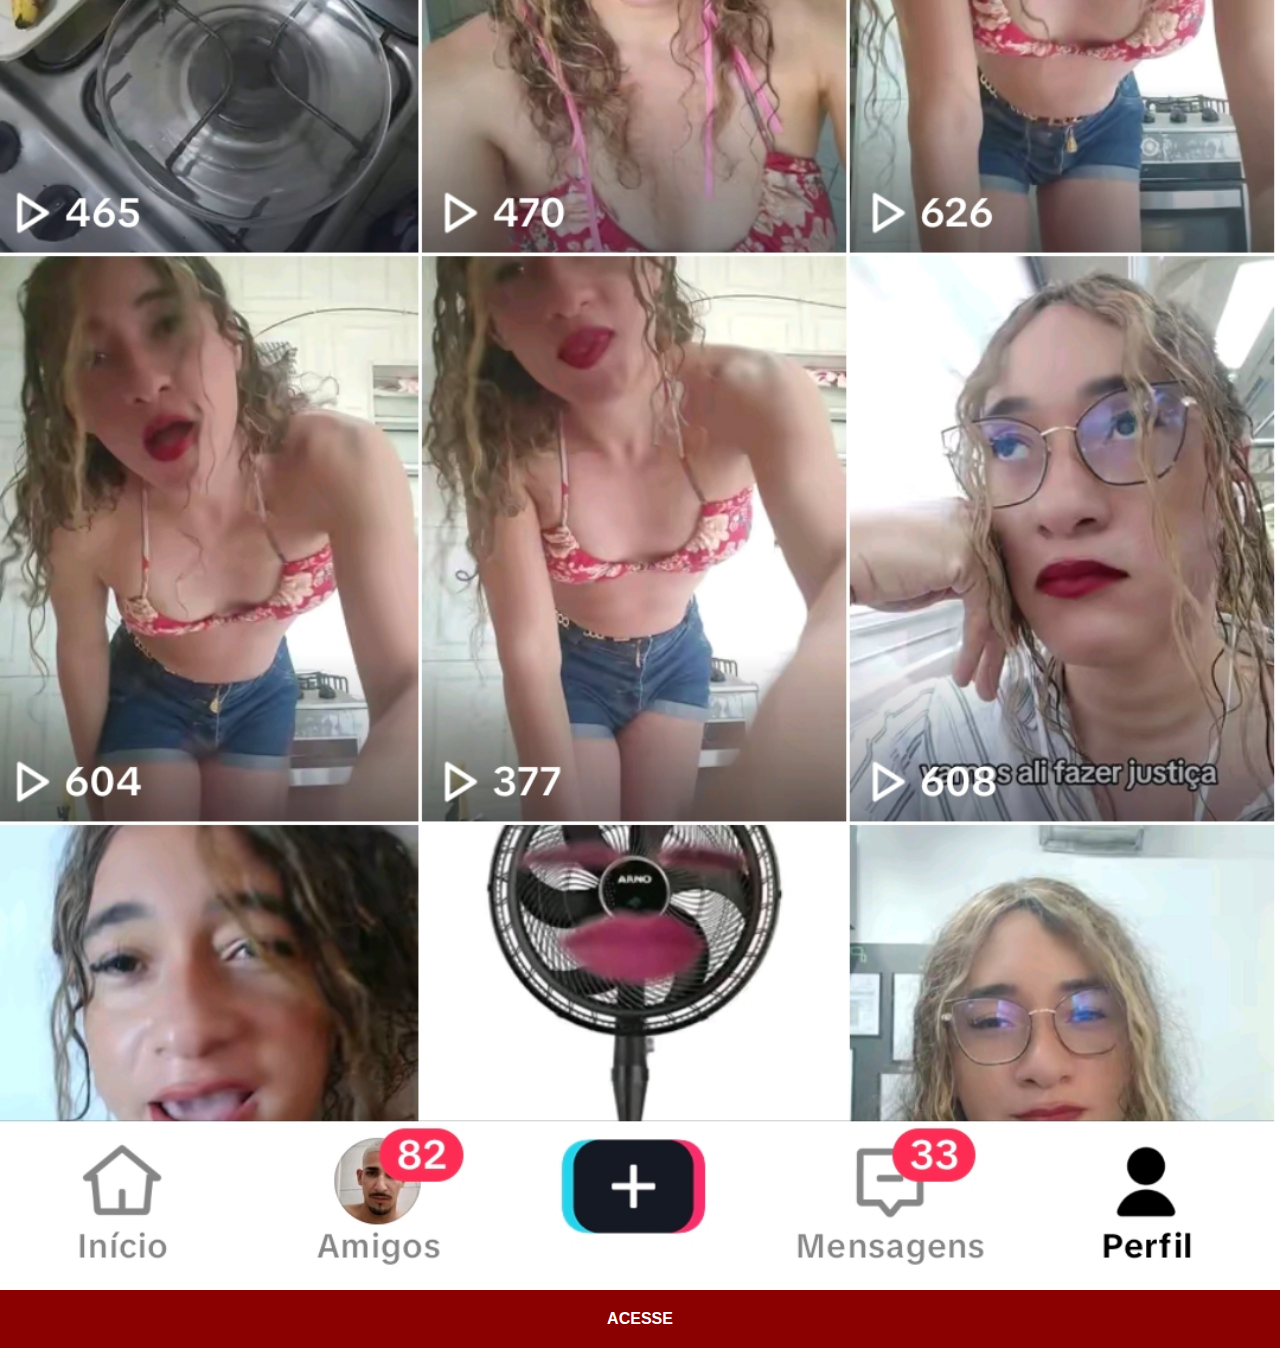
<file: tiktok.html>
<!DOCTYPE html>
<html lang="pt-br">
<head>
    <meta charset="UTF-8">
    <meta name="viewport" content="width=device-width, initial-scale=1.0">
    <title>TikTok</title>
    <link rel="stylesheet" href="estilos/config.css">
</head>
<body>
    <img src="imagens/tiktok.png" alt="TikTok"><a href="https://www.tiktok.com/@euluanamozer" target="_blank">ACESSE</a>
    
</body>
</html>
</file>
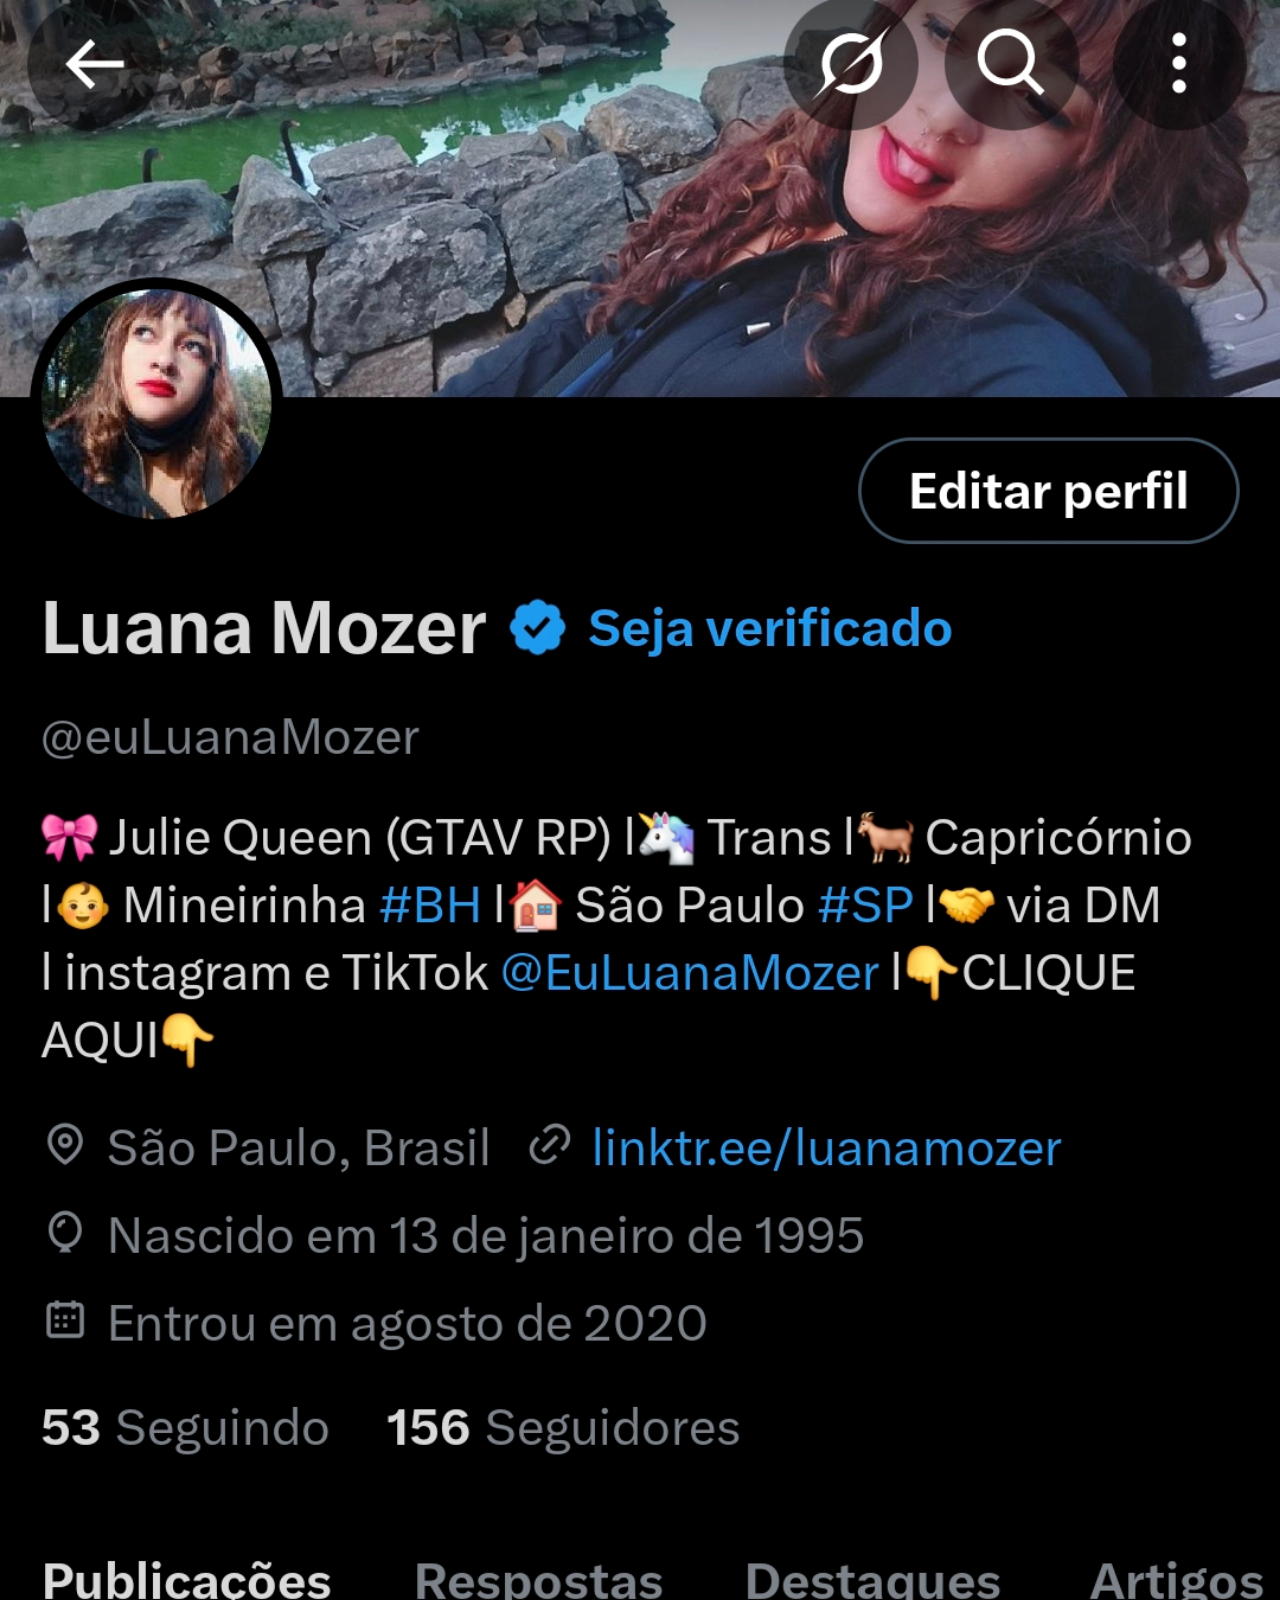
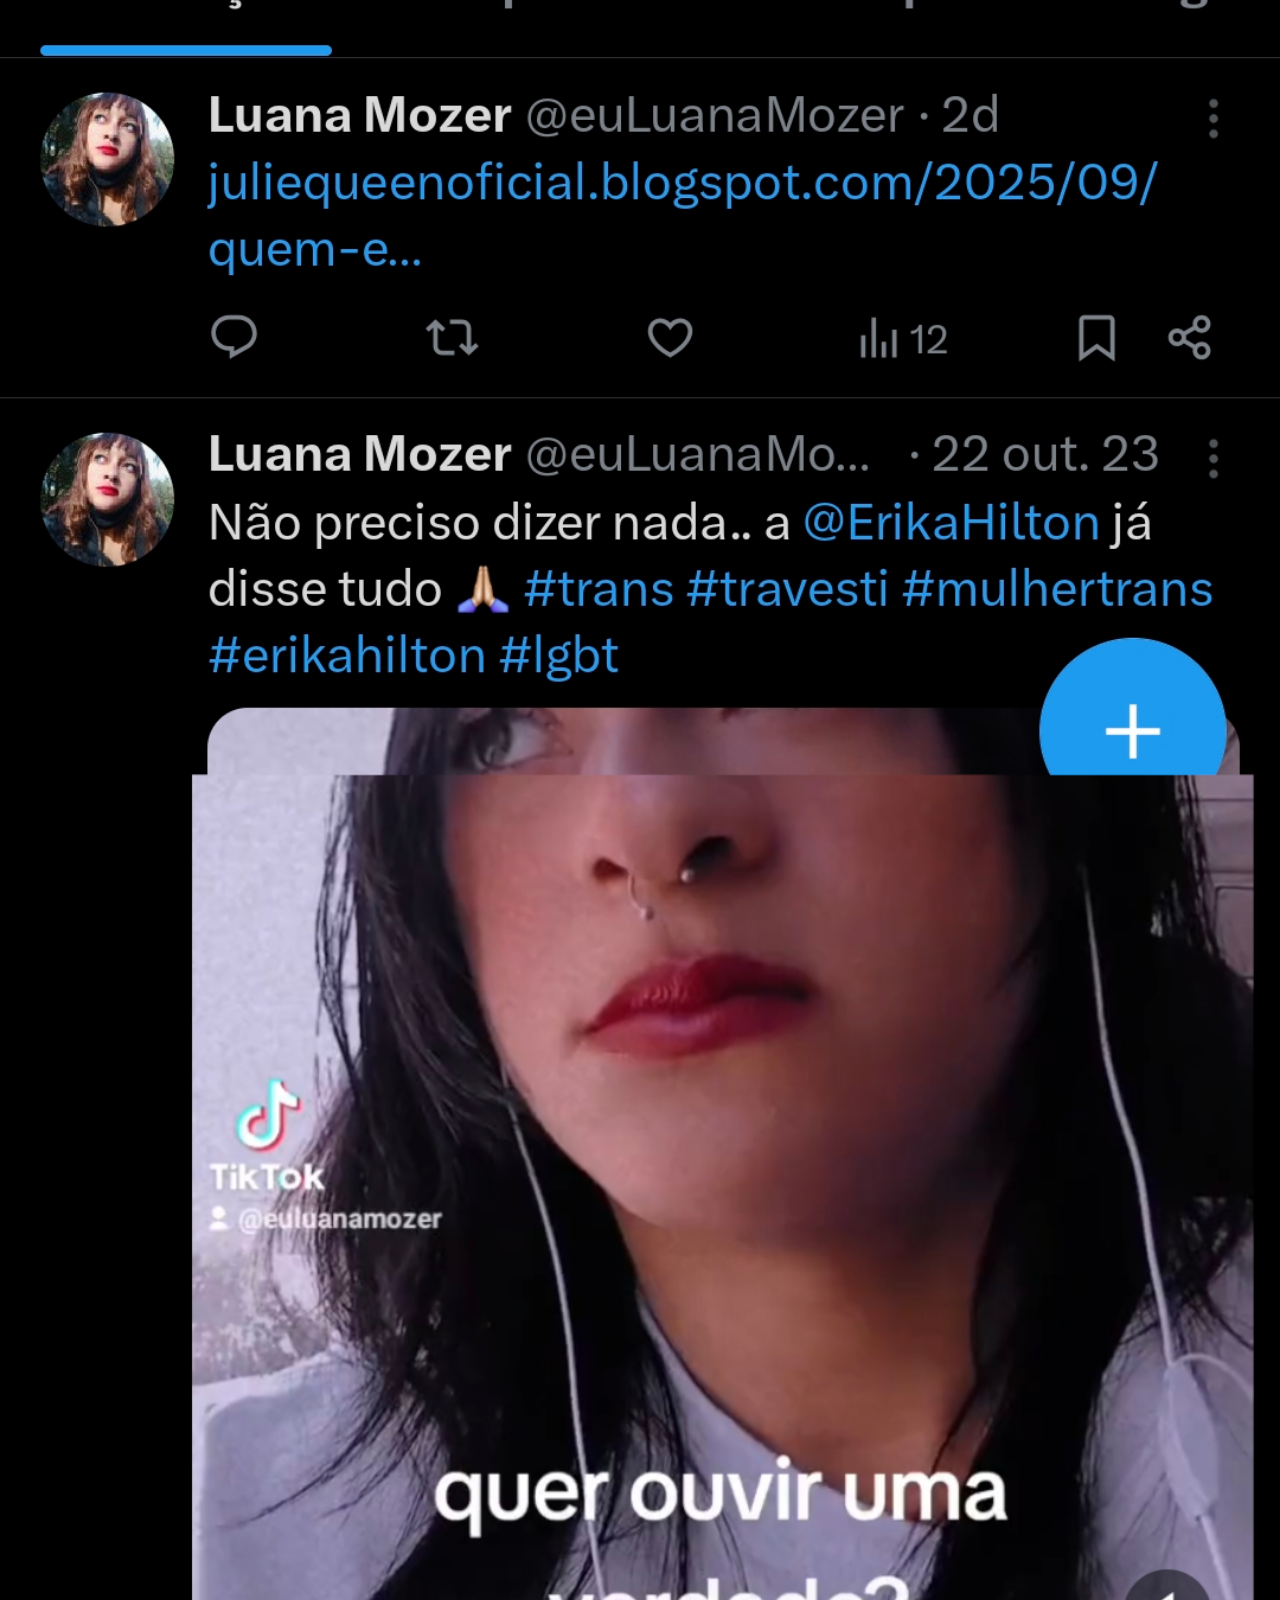
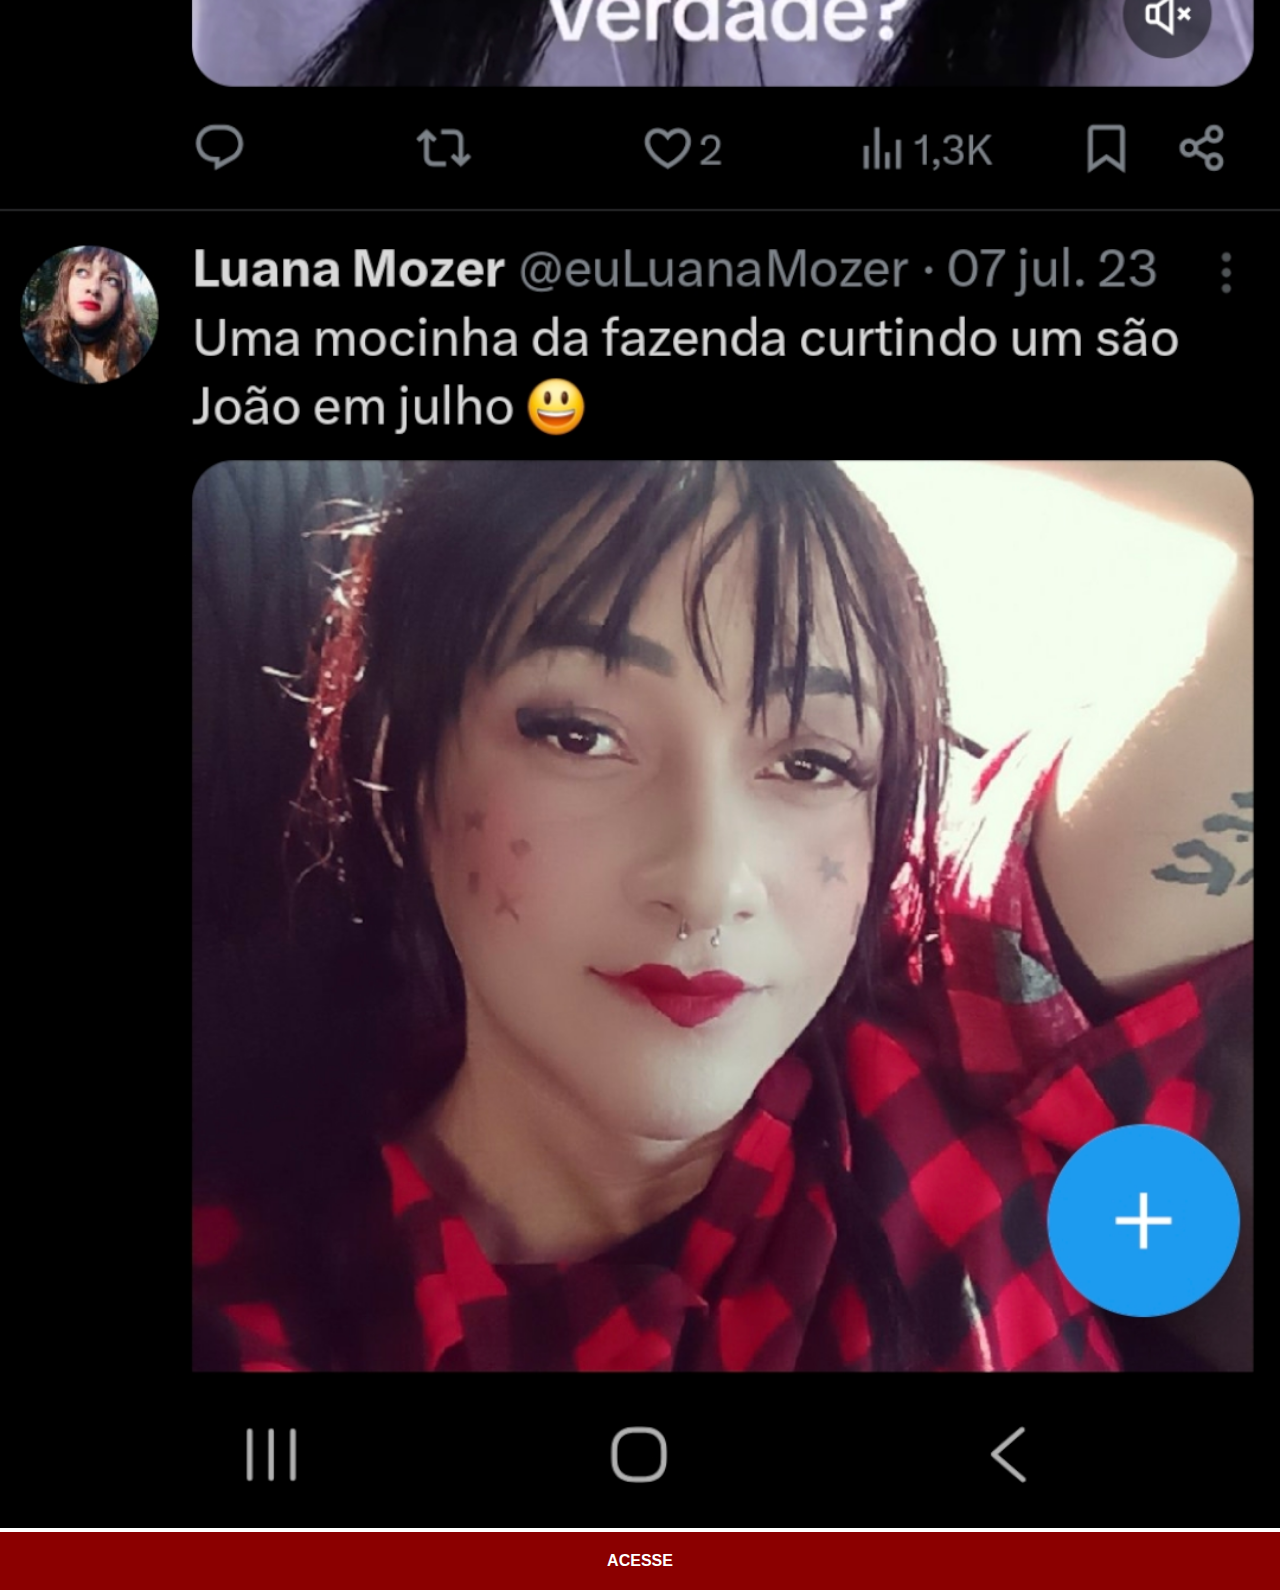
<file: twitter.html>
<!DOCTYPE html>
<html lang="pt-br">
<head>
    <meta charset="UTF-8">
    <meta name="viewport" content="width=device-width, initial-scale=1.0">
    <title>Twitter</title>
    <link rel="stylesheet" href="estilos/config.css">
</head>
<body>
    <img src="imagens/twitter.png" alt="Twitter"><a href="https://x.com/euLuanaMozer" target="_blank">ACESSE</a>
    
</body>
</html>
</file>
<file: estilos/style.css>
@charset "UTF-8";
* {
    margin: 0px;
    padding: 0px;
    font-family: Arial, Helvetica, sans-serif;
}
h1 {
    position: absolute;
    left: 70%;
    top: 2%;
    font-family: Arial, Helvetica, sans-serif;
    color: rgba(255, 255, 255, 0.815);
    text-shadow: #be6596 2px 2px 4px;
}
html, body {
height: 110vh;
width: 100vw;
background: linear-gradient(to bottom, #6b1cd2, #be6596);
}
main {
    height: 100vh;
    position: relative;
}
section#telefone {
    height: 627px;
    width: 311px;
    position: absolute;
    top: 50%;
    left: 50%;
    transform: translate(-50%, -50%);
    background: url(../imagens/frame-iphone.png) no-repeat center;
}
iframe#tela {
    position: relative;
    top: 80px;
    left: 22px;
    width: 269px;
    height: 471px;
    background-size: cover;
}
section#redes-sociais {
    position: absolute;
    left: 80%;
    top: 15%;
    
}
section#redes-sociais img{
    width: 50px;
    margin: 10px;
    border-radius: 50%;
    box-shadow: 2px 2px 3px black;
    box-sizing: border-box;
}
section#redes-sociais img:hover{
    border: 2px solid rgba(255, 255, 255, 0.596);
    transform: translate(-3px, -3px);
    box-shadow: 5px 5px 10px black;
    transition: transform 0.3s;
}
</file>
<file: estilos/config.css>
@charset "UTF-8";

 * {
            padding: 0px;
            margin: 0px;
            font-family: Arial, Helvetica, sans-serif;
        }
        ::-webkit-scrollbar {
            width: 0px;
            height: 0px;
        }
        img{
            width: 100vw;
        }
        a {
            display: block;
            background-color: darkred;
            padding: 20px;
            text-align: center;
            font-weight: bolder;
            text-decoration: none;
            color: white;
        }
        a:hover {
            background-color: red;
            transition: 0.2s;
        }
</file>
